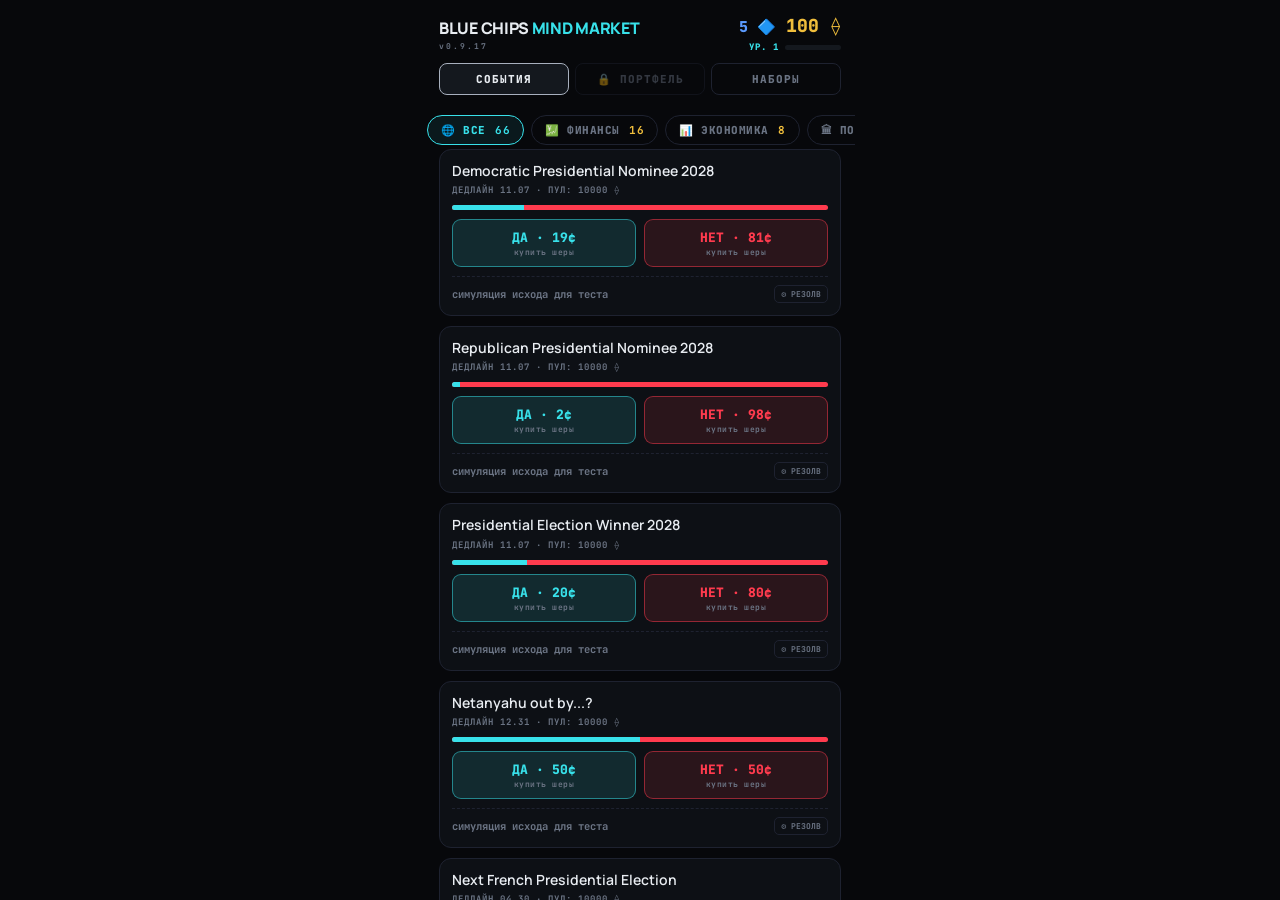
<file: index.html>
<!DOCTYPE html>
<html lang="ru">
<head>
<meta charset="UTF-8">
<meta name="viewport" content="width=device-width, initial-scale=1, maximum-scale=1, user-scalable=no, viewport-fit=cover">
<title>Blue Chips: Mind Market · v0.8</title>
<link rel="preconnect" href="https://fonts.googleapis.com">
<link href="https://fonts.googleapis.com/css2?family=JetBrains+Mono:wght@400;700;800&family=Manrope:wght@400;600;800&display=swap" rel="stylesheet">
<link rel="stylesheet" href="css/style.css">
</head>
<body>
<div id="root">

  <!-- ═══ MARKET ═══ -->
  <div class="scr" id="scrMarket">
    <div id="mktTop">
      <div id="mktLogo">BLUE CHIPS <span>MIND MARKET</span><div style="font:700 8px var(--mono);color:var(--muted);letter-spacing:2px;margin-top:2px">v0.9.17</div></div>
      <div style="text-align:right">
        <div style="display:flex;gap:10px;justify-content:flex-end;align-items:baseline">
          <span id="chipsNum" style="font:800 15px var(--mono);color:#5B9BFF">5 🔷</span>
          <span id="balNum" style="font:800 18px var(--mono);color:var(--gold)">100 ⟠</span>
        </div>
        <div style="display:flex;gap:6px;align-items:center;justify-content:flex-end;margin-top:4px">
          <span id="plvlNum" style="font:800 9px var(--mono);color:var(--me);letter-spacing:1px">УР. 1</span>
          <div style="width:56px;height:5px;background:var(--panel);border-radius:3px;overflow:hidden"><div id="plvlFill" style="height:100%;width:0%;background:var(--me)"></div></div>
        </div>
      </div>
    </div>
    <div id="tabs">
      <div class="tab on" data-t="mkt">СОБЫТИЯ</div>
      <div class="tab" data-t="deck">💼 ПОРТФЕЛЬ</div>
      <div class="tab" data-t="shop">НАБОРЫ</div>
    </div>
    <div id="catBar"></div>
    <div id="mktList"></div>
    <div id="mktList2" class="hidden"></div>
  </div>

  <!-- конструктор колоды -->
  <div id="deckWrap" class="hidden">
    <div id="deckHead"><div><div id="deckTitle">БОЕВОЙ ПОРТФЕЛЬ</div><div id="deckOpp"></div></div>
      <div style="text-align:right"><div id="deckTimer"></div><div id="deckQ" style="font:800 11px var(--mono);color:var(--gold);margin-top:3px"></div></div></div>
    <div id="deckIntro">Портфель — твои <b>8 боевых карт</b>. Перетащи карту из коллекции в слот. Тап по карте — характеристики и прокачка до <b>10 ур.</b> за кванты ⟠. Перед боем есть 10 секунд пересобрать портфель под соперника.</div>
    <div id="deckOB" class="hidden"></div>
    <div id="deckFrame">
      <div id="deckLbl">⚔ БОЕВОЙ НАБОР · 8 КАРТ</div>
      <div id="deckRow"></div>
    </div>
    <div id="collFrame">
      <div id="collLbl">КОЛЛЕКЦИЯ · ТЯНИ КАРТУ В НАБОР · ТАП — ХАРАКТЕРИСТИКИ</div>
      <div id="collGrid"></div>
    </div>
    <div id="deckReady">ГОТОВ · В БОЙ</div>
  </div>

  <!-- страница карты -->
  <div id="cardWrap" class="hidden">
    <div id="cardBox">
      <div id="cbBand"></div>
      <div id="cbWallet" style="font:800 10px var(--mono);color:var(--dim);letter-spacing:.5px;margin-top:9px"></div>
      <div id="cbIco"></div><div id="cbName"></div><div id="cbLvl"></div>
      <div id="cbDesc"></div>
      <div id="cbStats"></div>
      <div id="cbLock" class="hidden"></div>
      <div id="cbUp"></div>
      <div id="cbUpNote"></div>
      <div id="cbClose">Закрыть</div>
    </div>
  </div>

  <div id="sheetWrap" class="hidden">
    <div id="sheet">
      <div id="shQ"></div><div id="shSide"></div><div id="shPrice"></div>
      <div id="amtRow">
        <input type="range" id="amtSlider" min="5" max="100" step="5" value="25">
        <input type="number" id="amtInput" min="5" step="5" value="25" inputmode="numeric">
      </div>
      <div id="shCalc"><span>Шеры: <b id="shShares">0</b></span><span>Выплата при исходе: <b id="shPayout">0 ⟠</b></span></div>
      <div id="shConfirm">ИНВЕСТИРОВАТЬ</div><div id="shCancel">Отмена</div>
    </div>
  </div>

  <div id="duelWrap" class="hidden">
    <div id="duel">
      <div id="duelIco">⚔</div>
      <div id="duelTitle">Отстоять своё мнение?</div>
      <div id="duelSub">Найден оппонент с противоположной позицией.<br>Победа <b style="color:var(--gold)">+40 ⟠</b>. Кванты достаются только победителю.</div>
      <div id="duelFoe">ОППОНЕНТ: <span class="fn" id="duelFoeName"></span><br><span style="color:var(--muted)">его мнение: <span id="duelFoeSide"></span></span></div>
      <div id="duelGo">В БОЙ · ЗАРАБОТАТЬ КВАНТЫ</div>
      <div id="duelLater">Позже</div>
    </div>
  </div>

  <!-- champion select -->
  <div id="champWrap" class="hidden">
    <div id="champBox">
      <div id="champTitle">ВЫБЕРИ МАРКЕТМЕЙКЕРА</div>
      <div id="champFoeInfo"></div>
      <div id="champRow"></div>
    </div>
  </div>

  <!-- ═══ BATTLE ═══ -->
  <div class="scr hidden" id="scrBattle">
    <div id="bTop">
      <div id="barRow">
        <div class="fighter" style="color:var(--foe)"><span class="fc" id="foeChampIco"></span><span id="foeLbl">ОППОНЕНТ</span></div>
        <div><div id="timer">1:30</div><div id="phaseLbl">ОТКРЫТИЕ ТОРГОВ · ×1</div></div>
        <div class="fighter" style="color:var(--me);text-align:right"><span id="meLbl">ТЫ</span><span class="fc" id="meChampIco" style="margin:0 0 0 3px"></span></div>
      </div>
      <div id="bQuestion"></div>
    </div>
    <div id="cwrap">
      <canvas id="cv"></canvas>
      <div id="stunOverlay"></div><div id="alert"></div><div id="hintTip"></div>
    </div>
    <div id="hud">
      <div id="tutShade" class="hidden"></div>
      <div id="apRow">
        <div id="apNum">0<span> AP</span></div>
        <div id="apBar"><div id="apFill"></div></div>
        <div id="heatWrap"><div id="heatLbl">ИНЕРЦИЯ</div><div id="heatBar"><div id="heatFill"></div></div></div>
        <div id="scanBtn">👁 СКАН<div class="cd"></div></div>
      </div>
      <div id="handRow">
        <div class="bigcard" id="champBtn"><div class="cost" id="champCost"></div><div class="crown">👑</div><div class="ico" id="champIco"></div><div class="nm" id="champNm"></div><div class="mm">МАРКЕТМЕЙКЕР</div><div class="cd"></div></div>
        <div class="bigcard" data-slot="0"></div>
        <div class="bigcard" data-slot="1"></div>
        <div class="bigcard" data-slot="2"></div>
        <div class="bigcard" data-slot="3"></div>
        <div id="nextCard"><div class="ni" id="nextIco"></div><div class="nl">ДАЛЕЕ</div></div>
      </div>
    </div>

    <div class="overlay hidden" id="countdown"><div id="countNum">3</div></div>
    <div id="tutText" class="hidden"></div>
    <div class="overlay hidden" id="matchRes">
      <div id="matchTitle"></div>
      <div id="matchOko"></div>
      <div id="matchSub" style="font:700 11px var(--mono);color:var(--muted);margin-top:6px;letter-spacing:1px"></div>
      <div id="matchReward"></div>
      <div id="matchXP" style="font:800 12px var(--mono);color:var(--me);margin-top:8px;letter-spacing:1px"></div>
      <div id="unlockRow" class="hidden"></div>
      <div class="cta" id="backBtn">К РЫНКУ →</div>
    </div>
  </div>

</div>

<script src="js/00-state-market.js"></script>
<script src="js/01-portfolio.js"></script>
<script src="js/02-cards-meta.js"></script>
<script src="js/03-tutorial.js"></script>
<script src="js/04-engine.js"></script>
<script src="js/05-render.js"></script>
<script src="js/06-flow-input.js"></script>
</body>
</html>
</file>
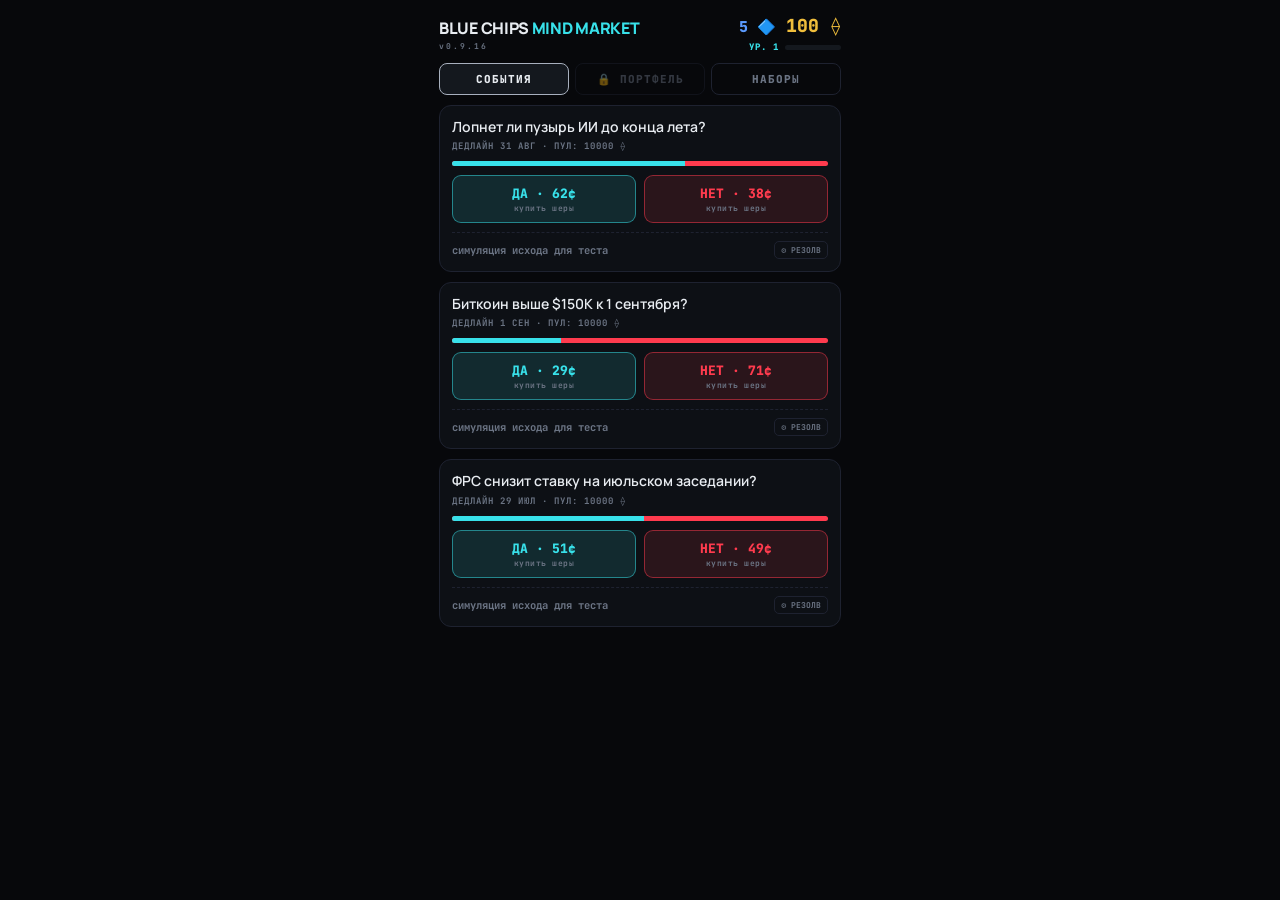
<file: docs/prototype-v0.9.16-monolith.html>
<!DOCTYPE html>
<html lang="ru">
<head>
<meta charset="UTF-8">
<meta name="viewport" content="width=device-width, initial-scale=1, maximum-scale=1, user-scalable=no, viewport-fit=cover">
<title>Blue Chips: Mind Market · v0.8</title>
<link rel="preconnect" href="https://fonts.googleapis.com">
<link href="https://fonts.googleapis.com/css2?family=JetBrains+Mono:wght@400;700;800&family=Manrope:wght@400;600;800&display=swap" rel="stylesheet">
<style>
  :root{
    --bg:#07080B; --panel:#14181E; --panel2:#0D1015; --line:#1E2230;
    --text:#E8ECF1; --muted:#6B7484; --dim:#A8B0BE;
    --me:#38E1EA; --foe:#FF3B4E; --gold:#F0BE3C; --pink:#F050C8;
    --mono:'JetBrains Mono',monospace; --ui:'Manrope',sans-serif;
  }
  *{margin:0;padding:0;box-sizing:border-box;-webkit-tap-highlight-color:transparent}
  html,body{height:100%;overflow:hidden;background:var(--bg)}
  body{font-family:var(--ui);color:var(--text);touch-action:manipulation;user-select:none;-webkit-user-select:none}
  #root{max-width:430px;margin:0 auto;height:100dvh;position:relative;overflow:hidden}
  .scr{position:absolute;inset:0;display:flex;flex-direction:column}
  .hidden{display:none!important}

  /* ═══ MARKET ═══ */
  #mktTop{padding:14px 14px 10px;display:flex;justify-content:space-between;align-items:center}
  #mktLogo{font:800 16px var(--ui);letter-spacing:-.3px}
  #mktLogo span{color:var(--me)}
  #balNum{font:800 20px var(--mono);color:var(--gold)}
  #balLbl{font:700 8px var(--mono);letter-spacing:1.5px;color:var(--muted);text-align:right}
  #tabs{display:flex;gap:6px;padding:0 14px 10px}
  .tab{flex:1;text-align:center;font:800 11px var(--mono);letter-spacing:1px;padding:8px 0;border:1px solid var(--line);border-radius:8px;color:var(--muted);cursor:pointer}
  .tab.on{color:var(--text);border-color:var(--dim);background:var(--panel)}
  #mktList,#mktList2{flex:1;overflow-y:auto;padding:0 14px 20px;display:flex;flex-direction:column;gap:10px}
  .ev{background:var(--panel2);border:1px solid var(--line);border-radius:12px;padding:12px}
  .evQ{font:600 14px var(--ui);line-height:1.3}
  .evMeta{font:700 9px var(--mono);color:var(--muted);letter-spacing:1px;margin-top:4px}
  .evBar{height:5px;border-radius:3px;background:var(--foe);margin-top:9px;overflow:hidden}
  .evBarY{height:100%;background:var(--me)}
  .evBtns{display:flex;gap:8px;margin-top:9px}
  .evBtn{flex:1;text-align:center;border-radius:9px;padding:9px 0;font:800 13px var(--mono);cursor:pointer;transition:transform .08s}
  .evBtn:active{transform:scale(.95)}
  .evBtn.y{background:rgba(56,225,234,.12);border:1px solid rgba(56,225,234,.5);color:var(--me)}
  .evBtn.n{background:rgba(255,59,78,.12);border:1px solid rgba(255,59,78,.5);color:var(--foe)}
  .evBtn small{display:block;font:700 8px var(--mono);color:var(--muted);letter-spacing:.5px;margin-top:1px}
  .pos{margin-top:9px;border-top:1px dashed var(--line);padding-top:8px;font:700 10.5px var(--mono);color:var(--dim);display:flex;justify-content:space-between;align-items:center}
  .pos .pv{color:var(--gold)}
  .resolved{font:800 12px var(--mono);margin-top:9px;padding:7px;border-radius:8px;text-align:center}
  .devBtn{font:700 8px var(--mono);color:var(--muted);border:1px solid var(--line);border-radius:5px;padding:3px 6px;cursor:pointer}
  .pack{background:var(--panel2);border:1px solid var(--line);border-radius:12px;padding:12px;display:flex;gap:12px;align-items:center}
  .pack .pic{font-size:26px}
  .pack .nm{font:800 13px var(--ui)}
  .pack .ds{font:600 10.5px var(--ui);color:var(--muted);margin-top:2px;line-height:1.3}
  .pack .buy{margin-left:auto;flex:0 0 auto;text-align:center;border:1px solid var(--gold);color:var(--gold);border-radius:8px;padding:7px 10px;font:800 11px var(--mono);opacity:.55}
  .pack .buy small{display:block;font-size:7.5px;letter-spacing:1px;color:var(--muted)}

  /* ═══ SHEET / POPUPS ═══ */
  #sheetWrap{position:absolute;inset:0;background:rgba(7,8,11,.7);z-index:30;display:flex;align-items:flex-end;backdrop-filter:blur(3px)}
  #sheet{width:100%;background:var(--panel);border-radius:16px 16px 0 0;padding:16px 16px calc(18px + env(safe-area-inset-bottom));border-top:1px solid var(--line)}
  #shQ{font:600 13px var(--ui);color:var(--dim)}
  #shSide{font:800 18px var(--mono);margin-top:4px}
  #shPrice{font:700 10px var(--mono);color:var(--muted);margin-top:2px}
  #amtRow{display:flex;gap:10px;align-items:center;margin-top:14px}
  #amtSlider{flex:1;-webkit-appearance:none;appearance:none;height:6px;border-radius:3px;background:var(--panel2);outline:none;touch-action:none}
  #amtSlider::-webkit-slider-thumb{-webkit-appearance:none;width:26px;height:26px;border-radius:50%;background:var(--gold);box-shadow:0 0 10px rgba(240,190,60,.5);cursor:pointer}
  #amtInput{width:84px;background:var(--panel2);border:1px solid var(--gold);border-radius:9px;color:var(--gold);font:800 16px var(--mono);text-align:center;padding:9px 4px;outline:none}
  #shCalc{display:flex;justify-content:space-between;margin-top:12px;font:700 11px var(--mono);color:var(--dim)}
  #shCalc b{color:var(--me);font-size:14px}
  #shConfirm{margin-top:14px;background:var(--me);color:#06171A;text-align:center;font:800 14px var(--mono);letter-spacing:1px;padding:14px;border-radius:10px;cursor:pointer}
  #shCancel{text-align:center;font:700 11px var(--mono);color:var(--muted);padding:10px;cursor:pointer}
  #duelWrap,#champWrap{position:absolute;inset:0;background:rgba(7,8,11,.88);z-index:31;display:flex;align-items:center;justify-content:center;backdrop-filter:blur(5px)}
  #duel{width:88%;max-width:340px;background:var(--panel);border:1px solid var(--gold);border-radius:16px;padding:20px;text-align:center;box-shadow:0 0 40px rgba(240,190,60,.15)}
  #duelIco{font-size:34px}
  #duelTitle{font:800 17px var(--ui);margin-top:8px}
  #duelSub{font:600 12px var(--ui);color:var(--dim);margin-top:6px;line-height:1.4}
  #duelFoe{margin-top:12px;border:1px dashed var(--line);border-radius:10px;padding:9px;font:700 11px var(--mono)}
  #duelFoe .fn{color:var(--foe);font-size:13px}
  #duelGo{margin-top:14px;background:var(--gold);color:#1A1206;font:800 13px var(--mono);letter-spacing:1px;padding:13px;border-radius:10px;cursor:pointer}
  #duelLater{font:700 11px var(--mono);color:var(--muted);padding:10px;cursor:pointer;margin-top:4px}
  /* champion select */
  #champBox{width:92%;max-width:360px;background:var(--panel);border:1px solid var(--line);border-radius:16px;padding:18px;text-align:center}
  #champTitle{font:800 16px var(--ui)}
  #champFoeInfo{font:700 10.5px var(--mono);color:var(--dim);margin-top:6px}
  #champFoeInfo b{color:var(--foe)}
  #champRow{display:flex;gap:8px;margin-top:14px}
  .champCard{flex:1;border:1px solid var(--line);background:var(--panel2);border-radius:12px;padding:12px 6px;cursor:pointer;transition:.15s}
  .champCard:active{transform:scale(.95)}
  .champCard .ci{font-size:34px}
  .champCard .cn{font:800 10px var(--mono);letter-spacing:.5px;margin-top:6px;color:var(--gold)}
  .champCard .cdsc{font:600 9px var(--ui);color:var(--muted);margin-top:5px;line-height:1.35}

  /* ═══ BATTLE ═══ */
  #bTop{padding:8px 12px 4px;flex:0 0 auto}
  #barRow{display:flex;align-items:center;justify-content:space-between;gap:8px}
  #timer{font:800 22px var(--mono);letter-spacing:1px;line-height:1;text-align:center}
  #timer.ot{color:var(--foe);animation:otPulse .6s infinite}
  @keyframes otPulse{50%{opacity:.5}}
  #phaseLbl{font:800 9px var(--mono);letter-spacing:1.5px;color:var(--gold);margin-top:1px;text-align:center}
  .fighter{font:800 10px var(--mono);letter-spacing:.5px}
  .fighter .fc{font-size:16px;vertical-align:middle;margin-right:3px}
  #bQuestion{font:600 10.5px var(--ui);color:var(--muted);text-align:center;margin-top:4px;line-height:1.2}
  #cwrap{flex:1 1 auto;position:relative;min-height:0}
  canvas{position:absolute;inset:0;width:100%;height:100%;display:block;touch-action:none}
  #alert{position:absolute;left:50%;top:34%;transform:translate(-50%,-50%) scale(.9);font:800 15px var(--mono);letter-spacing:1px;color:var(--foe);opacity:0;transition:.22s;z-index:6;text-align:center;pointer-events:none;text-shadow:0 0 18px rgba(255,59,78,.6);max-width:90%}
  #alert.show{opacity:1;transform:translate(-50%,-50%) scale(1)}
  #alert.glitch{animation:glitch .35s steps(2) infinite}
  @keyframes glitch{25%{transform:translate(-52%,-51%) skewX(6deg)}50%{transform:translate(-48%,-50%) skewX(-6deg)}75%{transform:translate(-50%,-49%) skewX(3deg)}}
  #hintTip{position:absolute;left:12px;right:12px;bottom:8px;background:rgba(240,190,60,.1);border:1px solid rgba(240,190,60,.45);border-radius:8px;padding:6px 10px;font:600 11.5px var(--ui);color:var(--gold);opacity:0;transition:.3s;z-index:5;text-align:center;pointer-events:none}
  #hintTip.show{opacity:1}
  #stunOverlay{position:absolute;inset:0;background:rgba(255,59,78,.08);z-index:4;display:none;pointer-events:none}
  #stunOverlay.show{display:block;animation:stunFlicker .2s infinite}
  @keyframes stunFlicker{50%{background:rgba(255,59,78,.16)}}

  /* ═══ CR-style HUD ═══ */
  #hud{flex:0 0 auto;padding:5px 8px calc(8px + env(safe-area-inset-bottom));background:linear-gradient(180deg,transparent,rgba(7,8,11,.95) 20%)}
  #apRow{display:flex;align-items:center;gap:8px;margin-bottom:6px}
  #apNum{font:800 19px var(--mono);color:var(--gold);min-width:52px}
  #apNum span{font-size:9px;color:var(--muted)}
  #apBar{flex:1;height:8px;background:var(--panel);border-radius:4px;overflow:hidden}
  #apFill{height:100%;width:0%;background:linear-gradient(90deg,#D99A22,var(--gold));border-radius:4px}
  #heatWrap{display:flex;align-items:center;gap:5px}
  #heatLbl{font:800 8px var(--mono);letter-spacing:1px;color:var(--muted)}
  #heatBar{width:46px;height:8px;background:var(--panel);border-radius:4px;overflow:hidden;position:relative}
  #heatFill{height:100%;width:0%;background:var(--foe);border-radius:4px;transition:width .15s}
  #heatBar::after{content:'';position:absolute;right:22%;top:-2px;bottom:-2px;width:1.5px;background:rgba(255,59,78,.7)}
  #scanBtn{border:1px solid rgba(240,80,200,.5);border-radius:8px;padding:4px 8px;font:800 10px var(--mono);color:var(--pink);cursor:pointer;position:relative;overflow:hidden}
  #scanBtn .cd{position:absolute;left:0;right:0;bottom:0;background:rgba(7,8,11,.75);height:0%}

  #handRow{display:grid;grid-template-columns:1.05fr 1fr 1fr 1fr 1fr .5fr;gap:5px;align-items:stretch}
  #handRow.nochamp{grid-template-columns:1fr 1fr 1fr 1fr .5fr}
  #handRow.nochamp #champBtn{display:none}
  /* ── туториал ── */
  #hud{position:relative}
  #tutShade{position:absolute;inset:0;background:rgba(4,5,8,.72);z-index:8;pointer-events:none;border-radius:8px}
  #tutText{position:absolute;left:14px;right:14px;top:16%;z-index:9;background:var(--panel);border:1.5px solid var(--gold);border-radius:12px;padding:12px 14px;font:700 14px var(--ui);line-height:1.4;text-align:center;box-shadow:0 0 30px rgba(240,190,60,.25);pointer-events:none}
  #tutText b{color:var(--gold)}
  .tutHi{z-index:9;animation:tutPulse .9s infinite;border-color:#fff!important}
  #scanBtn.tutHi{position:relative}
  @keyframes tutPulse{0%,100%{box-shadow:0 0 0 0 rgba(240,190,60,.7);transform:translateY(0)}50%{box-shadow:0 0 0 8px rgba(240,190,60,0);transform:translateY(-5px)}}
  .bigcard{touch-action:none;-webkit-user-drag:none;position:relative;border:2px solid var(--line);background:var(--panel2);border-radius:12px;padding:6px 2px 20px;text-align:center;cursor:pointer;transition:transform .08s;overflow:hidden;min-height:96px;display:flex;flex-direction:column;justify-content:center}
  .bigcard:active{transform:scale(.93)}
  .bigcard .ico{font-size:30px;line-height:1.05}
  .bigcard .fn{font:800 8px var(--mono);letter-spacing:.2px;margin-top:3px;line-height:1.1;color:var(--text)}
  .bigcard .cost{position:absolute;top:4px;left:4px;background:var(--gold);color:#1A1206;font:800 10px var(--mono);border-radius:50%;width:22px;height:22px;display:flex;align-items:center;justify-content:center;box-shadow:0 0 8px rgba(240,190,60,.4);z-index:2}
  /* лента типа на всю ширину: считывается мгновенно */
  .bigcard .band{position:absolute;left:0;right:0;bottom:0;font:800 10.5px var(--mono);letter-spacing:1.5px;padding:5px 0;color:#07080B}
  .bigcard.tUnit{border-color:var(--me);background:linear-gradient(180deg,rgba(56,225,234,.16),var(--panel2) 70%)}
  .bigcard.tUnit .band{background:var(--me)}
  .bigcard.tTower{border-color:var(--gold);background:linear-gradient(180deg,rgba(240,190,60,.16),var(--panel2) 70%)}
  .bigcard.tTower .band{background:var(--gold)}
  .bigcard.tSpell{border-color:var(--pink);background:linear-gradient(180deg,rgba(240,80,200,.16),var(--panel2) 70%)}
  .bigcard.tSpell .band{background:var(--pink)}
  .bigcard.selected{border-color:#fff;box-shadow:0 0 14px rgba(232,236,241,.4);transform:translateY(-6px)}
  .bigcard.poor .cost{background:var(--muted);box-shadow:none}
  .bigcard.poor{opacity:.55}
  .bigcard.locked{pointer-events:none;opacity:.35}
  /* чемпион: отдельная сущность, не смешивается с рядовыми */
  #champBtn{border:2px solid var(--gold);border-radius:14px;background:radial-gradient(120% 90% at 50% 0%,#2E2410,var(--panel2));animation:champGlow 2.2s infinite;margin-right:2px}
  @keyframes champGlow{0%,100%{box-shadow:0 0 6px rgba(240,190,60,.25)}50%{box-shadow:0 0 18px rgba(240,190,60,.55)}}
  #champBtn .ico{font-size:32px}
  #champBtn .crown{position:absolute;top:3px;right:4px;font-size:13px;filter:drop-shadow(0 0 4px rgba(240,190,60,.8));z-index:2}
  #champBtn .mm{position:absolute;bottom:2px;left:0;right:0;font:800 6px var(--mono);letter-spacing:1.2px;color:var(--gold);opacity:.85}
  #champBtn .cd{position:absolute;left:0;right:0;bottom:0;background:rgba(7,8,11,.8);height:0%;pointer-events:none}
  #champBtn .nm{color:var(--gold)}
  /* next preview */
  #nextCard{border:1px dashed var(--line);border-radius:10px;display:flex;flex-direction:column;align-items:center;justify-content:center;opacity:.65}
  #nextCard .ni{font-size:18px}
  #nextCard .nl{font:700 6.5px var(--mono);color:var(--muted);letter-spacing:.5px;margin-top:3px}

  .bigcard .lv{position:absolute;top:4px;right:4px;font:800 7.5px var(--mono);color:var(--dim);border:1px solid var(--line);border-radius:5px;padding:1.5px 4px;background:rgba(7,8,11,.6);z-index:2}
  /* витрина анлока */
  #unlockRow{margin-top:16px;border:1.5px solid var(--gold);border-radius:12px;padding:12px 16px;background:rgba(240,190,60,.07);max-width:320px;animation:champGlow 2.2s infinite}
  #unlockRow .ut{font:800 10px var(--mono);letter-spacing:2px;color:var(--gold)}
  #unlockRow .un{font:800 16px var(--ui);margin-top:4px}
  #unlockRow .ud{font:600 11px var(--ui);color:var(--dim);margin-top:3px;line-height:1.35}
  /* конструктор колоды */
  #deckWrap{position:absolute;inset:0;background:rgba(7,8,11,.96);z-index:32;display:flex;flex-direction:column;padding:14px;overflow-y:auto}
  #deckHead{display:flex;justify-content:space-between;align-items:center}
  #deckTitle{font:800 16px var(--ui)}
  #deckTimer{font:800 18px var(--mono);color:var(--gold)}
  #deckOpp{font:700 10px var(--mono);color:var(--muted);margin-top:3px;letter-spacing:.5px}
  #deckIntro{font:600 11px var(--ui);color:var(--dim);margin-top:8px;border:1px dashed var(--line);border-radius:9px;padding:8px 10px;line-height:1.4}
  #deckRow{display:grid;grid-template-columns:repeat(4,1fr);gap:6px;margin-top:10px}
  #collGrid{display:grid;grid-template-columns:repeat(4,1fr);gap:6px;margin-top:10px;padding-bottom:8px}
  .mini{position:relative;border:1.5px solid var(--line);border-radius:10px;background:var(--panel2);padding:4px 2px 34px;text-align:center;cursor:pointer;min-height:86px;overflow:hidden;touch-action:none}
  .mini .ico{font-size:22px;line-height:1.05}
  .mini .cost{position:absolute;top:3px;left:3px;background:var(--gold);color:#1A1206;font:800 8.5px var(--mono);border-radius:50%;width:17px;height:17px;display:flex;align-items:center;justify-content:center}
  .mini .lv{position:absolute;top:3px;right:3px;font:800 7px var(--mono);color:var(--dim);border:1px solid var(--line);border-radius:4px;padding:1px 3px;background:rgba(7,8,11,.6)}
  .mini .band{position:absolute;left:0;right:0;bottom:0;font:800 8.5px var(--mono);letter-spacing:1px;padding:3.5px 0;color:#07080B}
  .mini.tUnit{border-color:rgba(56,225,234,.55)} .mini.tUnit .band{background:var(--me)}
  .mini.tTower{border-color:rgba(240,190,60,.55)} .mini.tTower .band{background:var(--gold)}
  .mini.tSpell{border-color:rgba(240,80,200,.55)} .mini.tSpell .band{background:var(--pink)}
  .mini.sel{border-color:#fff;box-shadow:0 0 10px rgba(232,236,241,.4)}
  .mini.inDeck::after{content:'В ПОРТФЕЛЕ';position:absolute;bottom:26px;left:0;right:0;font:800 6.5px var(--mono);color:var(--me);letter-spacing:.5px;text-shadow:0 1px 3px rgba(7,8,11,.9)}
  .mini.lock{opacity:.45;filter:grayscale(1)}
  .mini.lock .how{position:absolute;top:24px;left:2px;right:2px;font:600 6.5px var(--ui);color:var(--dim);line-height:1.2}
  .mini .up{position:absolute;bottom:14px;left:0;right:0;font:800 7.5px var(--mono);color:var(--gold)}
  #deckFrame{border:1.5px solid rgba(56,225,234,.4);border-radius:14px;padding:9px;margin-top:12px;background:rgba(56,225,234,.03)}
  #collFrame{border:1.5px solid var(--line);border-radius:14px;padding:9px;margin-top:12px;background:rgba(107,116,132,.03)}
  #deckLbl{font:800 9px var(--mono);letter-spacing:1.5px;color:var(--me);margin:0 0 8px 2px}
  #collLbl{font:800 9px var(--mono);letter-spacing:1.5px;color:var(--muted);margin:0 0 8px 2px}
  #deckRow,#collGrid{margin-top:0!important}
  .mini.empty{border-style:dashed;display:flex;align-items:center;justify-content:center;font:800 26px var(--mono);color:var(--muted);padding:0}
  #dragGhost{position:fixed;z-index:40;width:84px;opacity:.75;pointer-events:none;transform:translate(-50%,-60%) scale(1.05);filter:drop-shadow(0 6px 14px rgba(0,0,0,.6))}
  .tab.lockT{opacity:.45}
  #deckOB{border:1.5px solid var(--gold);border-radius:10px;padding:9px 12px;font:700 12.5px var(--ui);margin-top:10px;background:rgba(240,190,60,.08);text-align:center;line-height:1.4;box-shadow:0 0 20px rgba(240,190,60,.15)}
  #deckOB b{color:var(--gold)}
  .obHi{animation:tutPulse .9s infinite;border-color:#fff!important}
  #deckReady.off{opacity:.35;pointer-events:none}
  #obHand{position:fixed;z-index:41;pointer-events:none;width:46px;height:52px;filter:drop-shadow(0 4px 8px rgba(0,0,0,.65))}
  .mini.dropHi{border-color:#fff;box-shadow:0 0 12px rgba(232,236,241,.5)}
  .mini .upA{position:absolute;top:21px;right:3px;width:15px;height:15px;background:var(--me);color:#06171A;border-radius:4px;font:800 11px var(--mono);display:flex;align-items:center;justify-content:center;box-shadow:0 0 7px rgba(56,225,234,.65)}
  /* страница карты */
  #cardWrap{position:absolute;inset:0;background:rgba(7,8,11,.9);z-index:33;display:flex;align-items:center;justify-content:center;backdrop-filter:blur(5px)}
  #cardBox{width:88%;max-width:330px;background:var(--panel);border:1.5px solid var(--line);border-radius:16px;padding:0 0 16px;overflow:hidden;text-align:center}
  #cbBand{font:800 11px var(--mono);letter-spacing:2px;padding:7px 0;color:#07080B}
  #cbIco{font-size:52px;margin-top:14px;line-height:1}
  #cbName{font:800 19px var(--ui);margin-top:6px}
  #cbLvl{font:800 11px var(--mono);color:var(--gold);margin-top:3px;letter-spacing:1px}
  #cbDesc{font:600 12px var(--ui);color:var(--dim);line-height:1.45;margin:10px 16px 0}
  #cbStats{margin:12px 16px 0;border:1px solid var(--line);border-radius:10px;overflow:hidden}
  .cbRow{display:flex;justify-content:space-between;padding:7px 12px;font:700 11px var(--mono);border-bottom:1px solid var(--line)}
  .cbRow:last-child{border-bottom:none}
  .cbRow .l{color:var(--muted)} .cbRow .v{color:var(--text)}
  #cbUp{margin:14px 16px 0;background:var(--me);color:#06171A;font:800 13px var(--mono);letter-spacing:.5px;padding:13px;border-radius:10px;cursor:pointer}
  #cbUp.off{background:var(--panel2);color:var(--muted);border:1px solid var(--line);pointer-events:none}
  #cbUpNote{font:700 9.5px var(--mono);color:var(--muted);margin-top:7px;letter-spacing:.5px}
  #cbClose{font:700 11px var(--mono);color:var(--muted);padding:10px;cursor:pointer;margin-top:2px}
  @keyframes lvPop{0%{transform:scale(1)}40%{transform:scale(1.45);color:#fff;text-shadow:0 0 16px var(--gold)}100%{transform:scale(1)}}
  #cbLvl.pop{animation:lvPop .55s}
  .qfly{position:absolute;font:800 14px var(--mono);color:var(--foe);animation:qflyA .8s forwards;pointer-events:none;z-index:5}
  @keyframes qflyA{0%{opacity:1;margin-top:0}100%{opacity:0;margin-top:-30px}}
  @keyframes stFlash{35%{border-color:var(--gold);box-shadow:0 0 14px rgba(240,190,60,.4)}}
  #cbStats.flash{animation:stFlash .55s}
  #cbLock{margin:12px 16px 0;border:1px dashed var(--line);border-radius:10px;padding:10px;font:700 11px var(--mono);color:var(--dim)}
  /* витрина анлока: разделитель и список типов */
  .usep{height:1px;background:rgba(240,190,60,.35);margin:10px 0}
  .ulist{font:700 13px var(--ui);margin-top:6px;display:flex;flex-direction:column;gap:4px;width:max-content;margin-left:auto;margin-right:auto;text-align:left}
  #deckReady{margin-top:12px;background:var(--me);color:#06171A;text-align:center;font:800 14px var(--mono);letter-spacing:1px;padding:13px;border-radius:10px;cursor:pointer;flex:0 0 auto}
  .overlay{position:absolute;inset:0;background:rgba(7,8,11,.94);display:flex;flex-direction:column;justify-content:center;align-items:center;z-index:20;padding:24px;text-align:center;backdrop-filter:blur(6px)}
  #countNum{font:800 90px var(--mono);color:var(--gold);text-shadow:0 0 40px rgba(240,190,60,.4)}
  #matchTitle{font:800 28px var(--ui)}
  #matchOko{font:800 13px var(--mono);margin-top:8px;color:var(--muted);letter-spacing:1px}
  #matchReward{font:800 22px var(--mono);color:var(--gold);margin-top:14px}
  .cta{margin-top:20px;background:var(--me);color:#06171A;font:800 15px var(--mono);letter-spacing:1px;padding:14px 40px;border-radius:10px;cursor:pointer}
  .cta:active{transform:scale(.95)}
</style>
</head>
<body>
<div id="root">

  <!-- ═══ MARKET ═══ -->
  <div class="scr" id="scrMarket">
    <div id="mktTop">
      <div id="mktLogo">BLUE CHIPS <span>MIND MARKET</span><div style="font:700 8px var(--mono);color:var(--muted);letter-spacing:2px;margin-top:2px">v0.9.16</div></div>
      <div style="text-align:right">
        <div style="display:flex;gap:10px;justify-content:flex-end;align-items:baseline">
          <span id="chipsNum" style="font:800 15px var(--mono);color:#5B9BFF">5 🔷</span>
          <span id="balNum" style="font:800 18px var(--mono);color:var(--gold)">100 ⟠</span>
        </div>
        <div style="display:flex;gap:6px;align-items:center;justify-content:flex-end;margin-top:4px">
          <span id="plvlNum" style="font:800 9px var(--mono);color:var(--me);letter-spacing:1px">УР. 1</span>
          <div style="width:56px;height:5px;background:var(--panel);border-radius:3px;overflow:hidden"><div id="plvlFill" style="height:100%;width:0%;background:var(--me)"></div></div>
        </div>
      </div>
    </div>
    <div id="tabs">
      <div class="tab on" data-t="mkt">СОБЫТИЯ</div>
      <div class="tab" data-t="deck">💼 ПОРТФЕЛЬ</div>
      <div class="tab" data-t="shop">НАБОРЫ</div>
    </div>
    <div id="mktList"></div>
    <div id="mktList2" class="hidden"></div>
  </div>

  <!-- конструктор колоды -->
  <div id="deckWrap" class="hidden">
    <div id="deckHead"><div><div id="deckTitle">БОЕВОЙ ПОРТФЕЛЬ</div><div id="deckOpp"></div></div>
      <div style="text-align:right"><div id="deckTimer"></div><div id="deckQ" style="font:800 11px var(--mono);color:var(--gold);margin-top:3px"></div></div></div>
    <div id="deckIntro">Портфель — твои <b>8 боевых карт</b>. Перетащи карту из коллекции в слот. Тап по карте — характеристики и прокачка до <b>10 ур.</b> за кванты ⟠. Перед боем есть 10 секунд пересобрать портфель под соперника.</div>
    <div id="deckOB" class="hidden"></div>
    <div id="deckFrame">
      <div id="deckLbl">⚔ БОЕВОЙ НАБОР · 8 КАРТ</div>
      <div id="deckRow"></div>
    </div>
    <div id="collFrame">
      <div id="collLbl">КОЛЛЕКЦИЯ · ТЯНИ КАРТУ В НАБОР · ТАП — ХАРАКТЕРИСТИКИ</div>
      <div id="collGrid"></div>
    </div>
    <div id="deckReady">ГОТОВ · В БОЙ</div>
  </div>

  <!-- страница карты -->
  <div id="cardWrap" class="hidden">
    <div id="cardBox">
      <div id="cbBand"></div>
      <div id="cbWallet" style="font:800 10px var(--mono);color:var(--dim);letter-spacing:.5px;margin-top:9px"></div>
      <div id="cbIco"></div><div id="cbName"></div><div id="cbLvl"></div>
      <div id="cbDesc"></div>
      <div id="cbStats"></div>
      <div id="cbLock" class="hidden"></div>
      <div id="cbUp"></div>
      <div id="cbUpNote"></div>
      <div id="cbClose">Закрыть</div>
    </div>
  </div>

  <div id="sheetWrap" class="hidden">
    <div id="sheet">
      <div id="shQ"></div><div id="shSide"></div><div id="shPrice"></div>
      <div id="amtRow">
        <input type="range" id="amtSlider" min="5" max="100" step="5" value="25">
        <input type="number" id="amtInput" min="5" step="5" value="25" inputmode="numeric">
      </div>
      <div id="shCalc"><span>Шеры: <b id="shShares">0</b></span><span>Выплата при исходе: <b id="shPayout">0 ⟠</b></span></div>
      <div id="shConfirm">ИНВЕСТИРОВАТЬ</div><div id="shCancel">Отмена</div>
    </div>
  </div>

  <div id="duelWrap" class="hidden">
    <div id="duel">
      <div id="duelIco">⚔</div>
      <div id="duelTitle">Отстоять своё мнение?</div>
      <div id="duelSub">Найден оппонент с противоположной позицией.<br>Победа <b style="color:var(--gold)">+40 ⟠</b>. Кванты достаются только победителю.</div>
      <div id="duelFoe">ОППОНЕНТ: <span class="fn" id="duelFoeName"></span><br><span style="color:var(--muted)">его мнение: <span id="duelFoeSide"></span></span></div>
      <div id="duelGo">В БОЙ · ЗАРАБОТАТЬ КВАНТЫ</div>
      <div id="duelLater">Позже</div>
    </div>
  </div>

  <!-- champion select -->
  <div id="champWrap" class="hidden">
    <div id="champBox">
      <div id="champTitle">ВЫБЕРИ МАРКЕТМЕЙКЕРА</div>
      <div id="champFoeInfo"></div>
      <div id="champRow"></div>
    </div>
  </div>

  <!-- ═══ BATTLE ═══ -->
  <div class="scr hidden" id="scrBattle">
    <div id="bTop">
      <div id="barRow">
        <div class="fighter" style="color:var(--foe)"><span class="fc" id="foeChampIco"></span><span id="foeLbl">ОППОНЕНТ</span></div>
        <div><div id="timer">1:30</div><div id="phaseLbl">ОТКРЫТИЕ ТОРГОВ · ×1</div></div>
        <div class="fighter" style="color:var(--me);text-align:right"><span id="meLbl">ТЫ</span><span class="fc" id="meChampIco" style="margin:0 0 0 3px"></span></div>
      </div>
      <div id="bQuestion"></div>
    </div>
    <div id="cwrap">
      <canvas id="cv"></canvas>
      <div id="stunOverlay"></div><div id="alert"></div><div id="hintTip"></div>
    </div>
    <div id="hud">
      <div id="tutShade" class="hidden"></div>
      <div id="apRow">
        <div id="apNum">0<span> AP</span></div>
        <div id="apBar"><div id="apFill"></div></div>
        <div id="heatWrap"><div id="heatLbl">ИНЕРЦИЯ</div><div id="heatBar"><div id="heatFill"></div></div></div>
        <div id="scanBtn">👁 СКАН<div class="cd"></div></div>
      </div>
      <div id="handRow">
        <div class="bigcard" id="champBtn"><div class="cost" id="champCost"></div><div class="crown">👑</div><div class="ico" id="champIco"></div><div class="nm" id="champNm"></div><div class="mm">МАРКЕТМЕЙКЕР</div><div class="cd"></div></div>
        <div class="bigcard" data-slot="0"></div>
        <div class="bigcard" data-slot="1"></div>
        <div class="bigcard" data-slot="2"></div>
        <div class="bigcard" data-slot="3"></div>
        <div id="nextCard"><div class="ni" id="nextIco"></div><div class="nl">ДАЛЕЕ</div></div>
      </div>
    </div>

    <div class="overlay hidden" id="countdown"><div id="countNum">3</div></div>
    <div id="tutText" class="hidden"></div>
    <div class="overlay hidden" id="matchRes">
      <div id="matchTitle"></div>
      <div id="matchOko"></div>
      <div id="matchSub" style="font:700 11px var(--mono);color:var(--muted);margin-top:6px;letter-spacing:1px"></div>
      <div id="matchReward"></div>
      <div id="matchXP" style="font:800 12px var(--mono);color:var(--me);margin-top:8px;letter-spacing:1px"></div>
      <div id="unlockRow" class="hidden"></div>
      <div class="cta" id="backBtn">К РЫНКУ →</div>
    </div>
  </div>

</div>

<script>
'use strict';
/* ═════════════ META (рынок, кванты) ═════════════ */
let quants=100, chips=5; // чипы 🔷 — твёрдая валюта (IAP), кванты ⟠ — фармятся
const PLVL={xp:0,lvl:1};
const xpNext=l=>50+(l-1)*40;
const cardCap=()=>Math.min(10,PLVL.lvl+2); // потолок карт = уровень игрока + 2
function addXP(n){
  PLVL.xp+=n;let up=false;
  while(PLVL.xp>=xpNext(PLVL.lvl)){PLVL.xp-=xpNext(PLVL.lvl);PLVL.lvl++;up=true;}
  syncPlayerUI();return up;
}
function foeLvl(){return Math.min(10,Math.max(curDiff().lvl,PLVL.lvl-1));} // подбор соперника по уровню
function syncPlayerUI(){
  $('balNum').textContent=Math.floor(quants)+' ⟠';
  $('chipsNum').textContent=chips+' 🔷';
  $('plvlNum').textContent='УР. '+PLVL.lvl;
  $('plvlFill').style.width=Math.min(100,PLVL.xp/xpNext(PLVL.lvl)*100)+'%';
  if($('deckQ'))$('deckQ').innerHTML=Math.floor(quants)+' ⟠ · '+chips+' 🔷 · <span style="color:var(--me)">ур.'+PLVL.lvl+'</span>';
  if($('cbWallet'))$('cbWallet').innerHTML='<span style="color:var(--gold)">'+Math.floor(quants)+' ⟠</span> · <span style="color:#5B9BFF">'+chips+' 🔷</span> · <span style="color:var(--me)">ИГРОК УР.'+PLVL.lvl+'</span>';
}
function animateQ(from,to){ // плавное списание квантов
  const t0=performance.now(),dur=450;
  (function f(ts){
    const k=Math.min(1,(ts-t0)/dur);
    quants=from+(to-from)*k;
    syncPlayerUI();
    if(k<1)requestAnimationFrame(f);else{quants=to;syncPlayerUI();}
  })(t0);
}
const EVENTS=[
  {id:'ai', q:'Лопнет ли пузырь ИИ до конца лета?',       poolY:6200,poolN:3800,resolved:null,dl:'31 АВГ'},
  {id:'btc',q:'Биткоин выше $150K к 1 сентября?',         poolY:2900,poolN:7100,resolved:null,dl:'1 СЕН'},
  {id:'fed',q:'ФРС снизит ставку на июльском заседании?', poolY:5100,poolN:4900,resolved:null,dl:'29 ИЮЛ'},
];
EVENTS.forEach(e=>{e.pos={yes:{sh:0,inv:0},no:{sh:0,inv:0}};e.duels={n:0,w:0};});
const REPORT=[]; // отчёт игрока: резолвы событий с профитом и статой дуэлей
const FOE_NAMES=['SHORT_KING','ГЭП_ХАНТЕР','TETHER_ENJOYER','МАРЖИН_КОЛЛ','DIAMOND_РУКИ','FUD_МАШИНА'];
const priceY=e=>e.poolY/(e.poolY+e.poolN);
const fmtQ=n=>Math.round(n)+' ⟠';
const $=id=>document.getElementById(id);
function syncBalance(){syncPlayerUI();}
function renderMarket(){
  const L=$('mktList');L.innerHTML='';
  if(REPORT.length){
    const r=document.createElement('div');r.className='ev';
    r.innerHTML='<div class="evMeta" style="color:var(--gold)">📨 ОТЧЁТ · СОБЫТИЯ ЗАВЕРШЕНЫ</div>'+
      REPORT.map(x=>`<div class="pos"><span>«${x.q}» → <b style="color:${x.res==='yes'?'var(--me)':'var(--foe)'}">${x.res==='yes'?'ДА':'НЕТ'}</b>${x.n?'<br>дуэли по событию: побед '+x.wr+'% из '+x.n:''}</span><span class="pv" style="color:${x.pay>=0?'var(--me)':'var(--foe)'}">${x.pay>=0?'+':''}${Math.round(x.pay)} ⟠</span></div>`).join('');
    L.appendChild(r);
  }
  EVENTS.forEach(e=>{
    const py=priceY(e),pn=1-py;
    const card=document.createElement('div');card.className='ev';
    let html=`<div class="evQ">${e.q}</div>
      <div class="evMeta">ДЕДЛАЙН ${e.dl} · ПУЛ: ${fmtQ(e.poolY+e.poolN)}${e.duels.n?' · ДУЭЛИ: '+Math.round(e.duels.w/e.duels.n*100)+'% ИЗ '+e.duels.n:''}</div>
      <div class="evBar"><div class="evBarY" style="width:${py*100}%"></div></div>`;
    if(e.resolved){
      html+=`<div class="resolved" style="background:rgba(${e.resolved==='yes'?'56,225,234':'255,59,78'},.12);color:${e.resolved==='yes'?'var(--me)':'var(--foe)'}">РЕЗОЛВ: ${e.resolved==='yes'?'ДА':'НЕТ'}</div>`;
    }else{
      html+=`<div class="evBtns">
        <div class="evBtn y" data-e="${e.id}" data-s="yes">ДА · ${Math.round(py*100)}¢<small>купить шеры</small></div>
        <div class="evBtn n" data-e="${e.id}" data-s="no">НЕТ · ${Math.round(pn*100)}¢<small>купить шеры</small></div>
      </div>`;
    }
    ['yes','no'].forEach(s=>{
      const p=e.pos[s];
      if(p.sh>0){
        const val=e.resolved?(e.resolved===s?p.sh:0):p.sh*(s==='yes'?py:pn);
        html+=`<div class="pos"><span>ПОЗИЦИЯ ${s==='yes'?'ДА':'НЕТ'}: ${p.sh.toFixed(1)} шер (${fmtQ(p.inv)})</span><span class="pv">${e.resolved?(e.resolved===s?'выплата ':'сгорело '):'~'}${fmtQ(val)}</span></div>`;
      }
    });
    if(!e.resolved)html+=`<div class="pos"><span style="color:var(--muted)">симуляция исхода для теста</span><span class="devBtn" data-dev="${e.id}">⚙ РЕЗОЛВ</span></div>`;
    card.innerHTML=html;L.appendChild(card);
  });
  L.querySelectorAll('.evBtn').forEach(b=>b.addEventListener('pointerdown',()=>openSheet(b.dataset.e,b.dataset.s)));
  L.querySelectorAll('.devBtn').forEach(b=>b.addEventListener('pointerdown',()=>devResolve(b.dataset.dev)));
}
function devResolve(id){
  const e=EVENTS.find(x=>x.id===id);
  e.resolved=Math.random()<priceY(e)?'yes':'no';
  const p=e.pos[e.resolved];
  const pay=(p.sh||0)-(e.pos.yes.inv+e.pos.no.inv); // профит: выплата минус вложенное
  if(p.sh>0)quants+=p.sh;
  REPORT.unshift({q:e.q,res:e.resolved,pay,n:e.duels.n,wr:e.duels.n?Math.round(e.duels.w/e.duels.n*100):0});
  syncBalance();renderMarket();
}
const PACKS=[
  {ico:'🐂',nm:'Набор Быка',ds:'«Аналитический отчёт» +50% HP, кулдаун волн −25%',pr:'50 🔷'},
  {ico:'🐻',nm:'Набор Медведя',ds:'Второй слот опровержения, башни живут дольше',pr:'50 🔷'},
  {ico:'🕵️',nm:'Инсайдер-пак',ds:'Скан 3.0с, кулдаун −50%, слив дешевле на 5 AP',pr:'75 🔷'},
  {ico:'⚡',nm:'Маркет-мейкер',ds:'Стартовые +40 AP и −20% кулдаун чемпиона',pr:'100 🔷'},
];
const CHIP_PACKS=[
  {ico:'🔷',nm:'Горсть чипов',ds:'50 🔷',pr:'199 ₽'},
  {ico:'💠',nm:'Стек чипов',ds:'120 🔷 · выгода 20%',pr:'399 ₽'},
  {ico:'🌀',nm:'Кейс чипов',ds:'350 🔷 · выгода 40%',pr:'999 ₽'},
];
function renderShop(){
  const L=$('mktList2');L.innerHTML='';
  const h1=document.createElement('div');
  h1.innerHTML='<div class="evMeta" style="color:#5B9BFF">🔷 ЧИПЫ — ПРЕМИУМ-ВАЛЮТА · кванты фармятся в дуэлях, чипы покупаются</div>';
  L.appendChild(h1);
  CHIP_PACKS.forEach(p=>{
    const d=document.createElement('div');d.className='pack';
    d.innerHTML=`<div class="pic">${p.ico}</div><div><div class="nm">${p.nm}</div><div class="ds">${p.ds}</div></div><div class="buy">${p.pr}<small>СКОРО · TG STARS</small></div>`;
    L.appendChild(d);
  });
  const h2=document.createElement('div');
  h2.innerHTML='<div class="evMeta" style="margin-top:8px">НАБОРЫ ИНСТРУМЕНТОВ · ЗА ЧИПЫ</div>';
  L.appendChild(h2);
  PACKS.forEach(p=>{
    const d=document.createElement('div');d.className='pack';
    d.innerHTML=`<div class="pic">${p.ico}</div><div><div class="nm">${p.nm}</div><div class="ds">${p.ds}</div></div><div class="buy">${p.pr}<small>СКОРО</small></div>`;
    L.appendChild(d);
  });
}
function syncDeckTab(){
  const t=document.querySelector('.tab[data-t="deck"]');
  t.classList.toggle('lockT',!tutorialDone);
  t.textContent=tutorialDone?'💼 ПОРТФЕЛЬ':'🔒 ПОРТФЕЛЬ';
}
document.querySelectorAll('.tab').forEach(t=>t.addEventListener('pointerdown',()=>{
  if(t.dataset.t==='deck'){
    if(!tutorialDone){
      t.textContent='🔒 ПОСЛЕ ОБУЧЕНИЯ';setTimeout(syncDeckTab,1300);return;
    }
    openDeck(false,null);return;
  }
  document.querySelectorAll('.tab').forEach(x=>x.classList.remove('on'));t.classList.add('on');
  $('mktList').classList.toggle('hidden',t.dataset.t!=='mkt');
  $('mktList2').classList.toggle('hidden',t.dataset.t!=='shop');
}));

let sheetEv=null,sheetSide=null,sheetAmt=25;
function openSheet(id,side){
  sheetEv=EVENTS.find(x=>x.id===id);sheetSide=side;
  setAmt(25);
  $('shQ').textContent=sheetEv.q;
  $('shSide').textContent='МНЕНИЕ: '+(side==='yes'?'ДА':'НЕТ');
  $('shSide').style.color=side==='yes'?'var(--me)':'var(--foe)';
  calcSheet();$('sheetWrap').classList.remove('hidden');
}
function calcSheet(){
  const py=priceY(sheetEv);
  const p=sheetSide==='yes'?py:1-py;
  $('shPrice').textContent='ЦЕНА ШЕРА: '+Math.round(p*100)+'¢ · вероятность рынка '+Math.round(p*100)+'%';
  const sh=sheetAmt/p;
  $('shShares').textContent=sh.toFixed(1);
  $('shPayout').textContent=fmtQ(sh);
}
function setAmt(v){
  const max=Math.max(5,Math.floor(quants));
  sheetAmt=Math.min(max,Math.max(5,Math.round(v/5)*5||5));
  $('amtSlider').max=max;$('amtSlider').value=sheetAmt;
  $('amtInput').value=sheetAmt;
  calcSheet();
}
$('amtSlider').addEventListener('input',()=>setAmt(+$('amtSlider').value));
$('amtInput').addEventListener('input',()=>{const v=+$('amtInput').value;if(v>=5)setAmt(v);});
$('amtInput').addEventListener('blur',()=>setAmt(+$('amtInput').value));
$('shCancel').addEventListener('pointerdown',()=>$('sheetWrap').classList.add('hidden'));
$('shConfirm').addEventListener('pointerdown',()=>{
  if(quants<sheetAmt){$('shConfirm').textContent='НЕ ХВАТАЕТ КВАНТОВ';setTimeout(()=>$('shConfirm').textContent='ИНВЕСТИРОВАТЬ',1000);return;}
  const py=priceY(sheetEv);
  const p=sheetSide==='yes'?py:1-py;
  quants-=sheetAmt;
  sheetEv.pos[sheetSide].sh+=sheetAmt/p;sheetEv.pos[sheetSide].inv+=sheetAmt;
  if(sheetSide==='yes')sheetEv.poolY+=sheetAmt;else sheetEv.poolN+=sheetAmt;
  syncBalance();renderMarket();
  $('sheetWrap').classList.add('hidden');
  openDuel();
});
/* ── конструктор колоды ── */
let deckSel=-1,deckIv=null,deckOnReady=null;
function cardMini(key,opts){
  const d=CARD_DB[key],m=META[key];
  const cls='mini '+(d.t==='unit'?'tUnit':d.t==='spell'?'tSpell':'tTower')
    +(opts.sel?' sel':'')+(opts.inDeck?' inDeck':'')+(opts.lock?' lock':'');
  let inner=`<div class="cost">${d.cost}</div><div class="lv">ур.${m.level}</div><div class="ico">${d.ico}</div><div class="band">${TYPE_BAND[d.t]}</div>`;
  if(opts.lock)inner+=`<div class="how">🔒 ${m.how||''}</div>`;
  if(opts.upA)inner+=`<div class="upA">⬆</div>`; // можно прокачать: стрелка под уровнем
  return `<div class="${cls}" data-k="${key}" data-where="${opts.where}">${inner}</div>`;
}
function renderDeckUI(){
  $('deckRow').innerHTML=playerDeck.map((k,i)=>k?cardMini(k,{where:'deck'}).replace('data-k','data-i="'+i+'" data-k'):'<div class="mini empty" data-i="'+i+'">+</div>').join('');
  const keys=Object.keys(META);
  $('collGrid').innerHTML=keys.map(k=>cardMini(k,{where:'coll',lock:!META[k].unlocked,inDeck:playerDeck.includes(k),
    upA:META[k].unlocked&&META[k].level<Math.min(10,cardCap())&&quants>=upCost(META[k].level)})).join('');
  // слот портфеля: тап = страница карты
  $('deckRow').querySelectorAll('.mini').forEach(el=>el.addEventListener('pointerdown',()=>{
    const k=playerDeck[+el.dataset.i];if(k)openCard(k);
  }));
  if(deckOB){ // онбординг: подсвечиваем карту-источник и пустой слот
    const src=$('collGrid').querySelector('.mini[data-k="halt"]');
    if(src)src.classList.add('obHi');
    const ei=playerDeck.indexOf(null);
    const tgt=$('deckRow').children[ei>=0?ei:playerDeck.length-1];
    if(tgt)tgt.classList.add('dropHi');
  }
  // коллекция: драг в слот = замена, тап = страница карты
  $('collGrid').querySelectorAll('.mini').forEach(el=>{
    el.addEventListener('pointerdown',e=>{
      try{el.setPointerCapture(e.pointerId);}catch(_){}
      collDrag={key:el.dataset.k,x0:e.clientX,y0:e.clientY,active:false,src:el};
    });
  });
}
/* ── драг из коллекции в портфель ── */
let collDrag=null;
function slotAt(x,y){
  let hit=-1;
  $('deckRow').querySelectorAll('.mini').forEach((el,i)=>{
    const r=el.getBoundingClientRect();
    if(x>=r.left&&x<=r.right&&y>=r.top&&y<=r.bottom)hit=i;
  });
  return hit;
}
window.addEventListener('pointermove',e=>{
  if(!collDrag)return;
  if(!collDrag.active){
    if(Math.hypot(e.clientX-collDrag.x0,e.clientY-collDrag.y0)<=15)return;
    if(!META[collDrag.key].unlocked){collDrag=null;return;} // закрытые не тащим
    collDrag.active=true;
    const g=document.createElement('div');g.id='dragGhost';
    g.innerHTML=cardMini(collDrag.key,{where:'ghost'});
    document.body.appendChild(g);collDrag.ghost=g;
  }
  collDrag.ghost.style.left=e.clientX+'px';collDrag.ghost.style.top=e.clientY+'px';
  const hit=slotAt(e.clientX,e.clientY);
  $('deckRow').querySelectorAll('.mini').forEach((el,i)=>el.classList.toggle('dropHi',i===hit));
},{passive:true});
window.addEventListener('pointerup',e=>{
  const cd=collDrag;collDrag=null;
  if(!cd)return;
  if(!cd.active){if(!deckOB)openCard(cd.key);return;} // короткий тап — страница карты (в онбординге ждём жест)
  if(cd.ghost)cd.ghost.remove();
  $('deckRow').querySelectorAll('.dropHi').forEach(el=>el.classList.remove('dropHi'));
  const idx=slotAt(e.clientX,e.clientY);
  if(idx<0)return;
  const k=cd.key,j=playerDeck.indexOf(k);
  if(j===idx)return;
  if(j>=0)playerDeck[j]=playerDeck[idx]; // карта уже в портфеле — меняем местами
  playerDeck[idx]=k;
  renderDeckUI();
  if(deckOB)finishDeckOB();
});
window.addEventListener('pointercancel',()=>{
  if(collDrag&&collDrag.ghost)collDrag.ghost.remove();
  collDrag=null;
  document.querySelectorAll('.dropHi').forEach(el=>el.classList.remove('dropHi'));
});
/* ── страница карты: описание, характеристики, прокачка ── */
function statRows(key){
  const d=CARD_DB[key],lv=META[key].level,rows=[['СТОИМОСТЬ',d.cost+' AP']];
  if(d.t==='unit'){
    rows.push(['БОЙЦОВ В ВОЛНЕ',d.count],['HP',Math.round(d.hp*lvlMult(lv))],
      ['СКОРОСТЬ',d.spd],['ВЛИЯНИЕ НА ОКО','+'+(d.shift*lvlMult(lv,0.04)*100).toFixed(1)+'%'+(d.stealth?' · 🕶':'')]);
  }else if(key==='paywall'){rows.push(['ПРОЧНОСТЬ',Math.round(d.hp*lvlMult(lv))]);}
  else if(key==='lawsuit'){rows.push(['ЗАМЕДЛЕНИЕ','45%'],['РАДИУС',d.range],['ВРЕМЯ ЖИЗНИ',d.life+'с']);}
  else if(d.t==='tower'){rows.push(['УРОН',+(d.dmg*lvlMult(lv)).toFixed(1)],['ТЕМП','выстрел / '+d.rate+'с'],['РАДИУС',d.range],['ВРЕМЯ ЖИЗНИ',d.life+'с']);}
  else if(key==='halt'){rows.push(['ЗОНА',d.radius],['СТОП','3с']);}
  else if(key==='lever'){rows.push(['ЭФФЕКТ','+40 AP'],['ШТРАФ','прирост ×0.5 · 5с']);}
  else if(key==='ddos'){rows.push(['ЗОНА',d.radius],['ОТКЛЮЧЕНИЕ','4с']);}
  return rows;
}
let cardKey=null;
function openCard(key){
  cardKey=key;
  const d=CARD_DB[key],m=META[key];
  const tc=d.t==='unit'?'var(--me)':d.t==='spell'?'var(--pink)':'var(--gold)';
  $('cbBand').textContent=TYPE_BAND[d.t];$('cbBand').style.background=tc;
  $('cbIco').textContent=d.ico;$('cbName').textContent=d.nm;
  $('cbLvl').textContent='УРОВЕНЬ '+m.level+' / 10';
  $('cbDesc').textContent=CARD_DESC[key]||d.fn;
  $('cbStats').innerHTML=statRows(key).map(r=>`<div class="cbRow"><span class="l">${r[0]}</span><span class="v">${r[1]}</span></div>`).join('');
  const lockEl=$('cbLock'),up=$('cbUp'),note=$('cbUpNote');
  if(!m.unlocked){
    lockEl.textContent='🔒 '+(m.how||'');lockEl.classList.remove('hidden');
    up.classList.add('off');up.textContent='ЗАКРЫТА';note.textContent='';
  }else{
    lockEl.classList.add('hidden');
    if(m.level>=10){up.classList.add('off');up.textContent='МАКСИМАЛЬНЫЙ УРОВЕНЬ';note.textContent='';}
    else if(m.level>=cardCap()){ // потолок по уровню игрока — контроль баланса
      up.classList.add('off');up.textContent='⬆ ПРОКАЧАТЬ ДО УР.'+(m.level+1);
      note.textContent='🔒 НУЖЕН УРОВЕНЬ ИГРОКА '+(m.level-1)+' · СЕЙЧАС УР.'+PLVL.lvl;
    }
    else{
      const c=upCost(m.level);
      up.textContent='⬆ ПРОКАЧАТЬ ДО УР.'+(m.level+1)+' · '+c+' ⟠';
      up.classList.toggle('off',quants<c);
      note.textContent=quants<c?'НЕ ХВАТАЕТ КВАНТОВ · У ТЕБЯ '+Math.floor(quants)+' ⟠':'HP И УРОН +8% · ВЛИЯНИЕ +4%';
    }
  }
  syncPlayerUI();
  $('cardWrap').classList.remove('hidden');
}
$('cbUp').addEventListener('pointerdown',e=>{
  const m=META[cardKey];if(!m||!m.unlocked||m.level>=10||m.level>=cardCap())return;
  const c=upCost(m.level);if(quants<c)return;
  const from=quants;m.level++;
  openCard(cardKey);renderDeckUI();
  // минималистичная анимация аппа: пульс уровня, вспышка статов, улетающее списание, плавный счётчик
  $('cbLvl').classList.remove('pop');void $('cbLvl').offsetWidth;$('cbLvl').classList.add('pop');
  $('cbStats').classList.remove('flash');void $('cbStats').offsetWidth;$('cbStats').classList.add('flash');
  const fly=document.createElement('div');fly.className='qfly';fly.textContent='−'+c+' ⟠';
  fly.style.left='50%';fly.style.top=($('cbUp').offsetTop-6)+'px';fly.style.transform='translateX(-50%)';
  $('cardBox').appendChild(fly);setTimeout(()=>fly.remove(),850);
  animateQ(from,from-c);
});
$('cbClose').addEventListener('pointerdown',()=>$('cardWrap').classList.add('hidden'));
$('cardWrap').addEventListener('pointerdown',e=>{if(e.target.id==='cardWrap')$('cardWrap').classList.add('hidden');});
let deckOB=false,deckOBPrematch=false,obRaf=null;
function startDeckTimer(){
  let left=10;$('deckTimer').textContent='0:'+String(left).padStart(2,'0');
  deckIv=setInterval(()=>{left--;
    $('deckTimer').textContent='0:'+String(Math.max(0,left)).padStart(2,'0');
    if(left<=0)deckReady();
  },1000);
}
function openDeck(prematch,onReady){
  deckOnReady=onReady||null;
  $('deckOpp').textContent=prematch?('VS '+$('duelFoeName').textContent+' · '+curDiff().lbl):'';
  $('deckIntro').style.display=SEEN.deckIntro?'none':'block';SEEN.deckIntro=1;
  renderDeckUI();syncPlayerUI();
  $('deckWrap').classList.remove('hidden');
  clearInterval(deckIv);
  $('deckReady').textContent=prematch?'ГОТОВ · В БОЙ':'ГОТОВО';
  if(!SEEN.deckOB){ // первый вход: онбординг драга, таймер и ГОТОВ ждут
    SEEN.deckOB=1;deckOB=true;deckOBPrematch=prematch;
    $('deckOB').innerHTML='🧊 <b>Заморозка</b> открыта! В наборе есть свободный слот.<br><b>Перетащи её</b> из коллекции в пустую ячейку';
    $('deckOB').classList.remove('hidden');
    $('deckReady').classList.add('off');
    $('deckTimer').textContent=prematch?'⏸':'';
    renderDeckUI();obHandStart();
    return;
  }
  if(prematch)startDeckTimer();else $('deckTimer').textContent='';
}
/* перчатка-демонстратор жеста (DOM) */
function obHandStart(){
  let hand=document.getElementById('obHand');
  if(!hand){
    hand=document.createElement('div');hand.id='obHand';
    hand.innerHTML='<svg viewBox="0 0 46 52"><ellipse cx="14" cy="18" rx="8" ry="16" fill="#F5F5F2" transform="rotate(-18 14 18)"/><ellipse cx="26" cy="34" rx="16" ry="13" fill="#F5F5F2" transform="rotate(-14 26 34)"/><ellipse cx="38" cy="44" rx="8" ry="10" fill="#D9DCE2" transform="rotate(-28 38 44)"/></svg>';
    document.body.appendChild(hand);
  }
  const CYCLE=1.9;let t0=performance.now();
  function frame(ts){
    if(!deckOB){hand.remove();obRaf=null;return;}
    obRaf=requestAnimationFrame(frame);
    const src=document.querySelector('#collGrid .mini[data-k="halt"]');
    const ei=playerDeck.indexOf(null);
    const dst=$('deckRow').children[ei>=0?ei:1];
    if(!src||!dst)return;
    const sr=src.getBoundingClientRect(),dr=dst.getBoundingClientRect();
    const sx=sr.left+sr.width/2,sy=sr.top+sr.height/2;
    const tx=dr.left+dr.width/2,ty=dr.top+dr.height/2;
    const ph=((ts-t0)/1000%CYCLE)/CYCLE;
    let x,y,sc=1;
    if(ph<0.6){const k=ph/0.6,e=k*k*(3-2*k);
      const cx=(sx+tx)/2+50,cy=(sy+ty)/2;
      x=(1-e)*(1-e)*sx+2*(1-e)*e*cx+e*e*tx;
      y=(1-e)*(1-e)*sy+2*(1-e)*e*cy+e*e*ty;
    }else{x=tx;y=ty;sc=1-Math.sin((ph-0.6)/0.4*Math.PI)*0.16;}
    hand.style.left=(x-10)+'px';hand.style.top=(y-4)+'px';
    hand.style.transform='scale('+sc+')';
  }
  obRaf=requestAnimationFrame(frame);
}
function finishDeckOB(){
  deckOB=false;
  $('deckOB').classList.add('hidden');
  $('deckReady').classList.remove('off');
  document.querySelectorAll('.obHi').forEach(el=>el.classList.remove('obHi'));
  $('deckRow').children[1]&&$('deckRow').children[1].classList.remove('dropHi');
  ghint('deckOBdone','Жест освоен! Так собирают портфель под соперника');
  if(deckOBPrematch)startDeckTimer();
}
function deckReady(){
  clearInterval(deckIv);deckIv=null;
  $('deckWrap').classList.add('hidden');
  if(deckOnReady){const f=deckOnReady;deckOnReady=null;f();}
}
$('deckReady').addEventListener('pointerdown',deckReady);

/* ── анлок карты: витрина на экране результата ── */
function unlockCard(key,extraHtml){
  META[key].unlocked=true;
  const d=CARD_DB[key];
  const TICO={unit:'⚔️',tower:'🛡️',wall:'🛡️',spell:'⚡️'};
  $('unlockRow').innerHTML=`<div class="ut">НОВАЯ КАРТА ОТКРЫТА</div>
    <div class="un">${TICO[d.t]} ${d.nm} ${d.ico}</div>
    <div class="ud">${d.fn}</div>${extraHtml||''}`;
  $('unlockRow').classList.remove('hidden');
}

let duelEv=null,duelMySide=null;
function openDuel(){
  duelEv=sheetEv;duelMySide=sheetSide;
  const D=curDiff();
  $('duelFoeName').textContent=D.nm+'_'+FOE_NAMES[Math.floor(Math.random()*FOE_NAMES.length)];
  $('duelFoeSide').textContent=(duelMySide==='yes'?'НЕТ':'ДА')+' · '+D.lbl+' · ур.'+foeLvl();
  $('duelWrap').classList.remove('hidden');
}
$('duelLater').addEventListener('pointerdown',()=>$('duelWrap').classList.add('hidden'));
$('duelGo').addEventListener('pointerdown',()=>{
  $('duelWrap').classList.add('hidden');
  if(!tutorialDone){tutReset();myChamp=null;foeChamp=null;enterBattle();return;}
  const start=()=>{
    if(liveMatches<CHAMP_UNLOCK_AT){myChamp=null;foeChamp=null;enterBattle();}
    else openChampSelect();
  };
  openDeck(true,start); // 10 секунд на пересборку колоды под соперника
});

/* ═════════════ КАРТЫ / КОЛОДА ═════════════ */
const CARD_DB={
  fomo:   {t:'unit', ico:'🌀', nm:'FOMO-СПАМ',    fn:'ТОЛПА · БЫСТРЫЕ',  cost:25, count:4, hp:1,  spd:88, shift:.05, r:4},
  report: {t:'unit', ico:'🐋', nm:'АНАЛИТ. ОТЧЁТ',fn:'ТАНК · МОЩНЫЙ',    cost:45, count:1, hp:14, spd:40, shift:.30, r:10},
  leak:   {t:'unit', ico:'🕵️', nm:'ИНСАЙД. СЛИВ', fn:'НЕВИДИМКА',        cost:35, count:1, hp:5,  spd:62, shift:.18, r:6, stealth:true},
  sniper: {t:'tower',ico:'⌖',  nm:'ОПРОВЕРЖЕНИЕ', fn:'БЬЁТ СИЛЬНЫХ',     cost:40, dmg:6, rate:1.6, range:125, life:22},
  ban:    {t:'tower',ico:'🔨', nm:'БАН-ХАММЕР',   fn:'БЬЁТ ТОЛПУ',       cost:40, dmg:1, rate:0.8, range:88, splash:60, life:22},
  paywall:{t:'wall', ico:'🧱', nm:'PAYWALL',       fn:'СТЕНА-ПРЕГРАДА',   cost:30, hp:24},
  halt:   {t:'spell',ico:'🧊', nm:'ЗАМОРОЗКА',    fn:'СТОП-ЗОНА 3С',     cost:30, radius:90, dur:3, target:'point'},
  lever:  {t:'spell',ico:'📈', nm:'КРЕД. ПЛЕЧО',  fn:'+40 ЭНЕРГИИ',      cost:20, target:'none'},
  ddos:   {t:'spell',ico:'💻', nm:'DDOS-АТАКА',   fn:'ГЛУШИТ ЗАЩИТУ',    cost:35, radius:100, dur:4, target:'point'},
};
const CHAMPS={
  musk: {ico:'🚀', nm:'ВИЗИОНЕР',  desc:'Кликбейт-твит: твои юниты ×1.7 скорости на 3с', cost:30, cd:15},
  fed:  {ico:'🏛', nm:'РЕГУЛЯТОР', desc:'Ставка: AP оппонента заморожен на 5с, штраф −Око', cost:35, cd:18},
  whale:{ico:'🐳', nm:'ХЕДЖ-ФОНД', desc:'Жертвует твою башню — превращает её в голема 20HP', cost:40, cd:20},
};
/* новые карты: средняя атака и замедляющая защита */
CARD_DB.meme   ={t:'unit', ico:'🔥', nm:'ВИРУСНЫЙ МЕМ', fn:'ДВОЕ · ЖИВУЧИЕ',   cost:30, count:2, hp:4, spd:70, shift:.10, r:5};
CARD_DB.lawsuit={t:'tower',ico:'⚖️', nm:'СУДЕБНЫЙ ИСК', fn:'ЗАМЕДЛЯЕТ ВОЛНЫ',  cost:35, dmg:0, rate:999, range:110, life:18, slow:.55};

/* развёрнутые описания для страницы карты */
const CARD_DESC={
  fomo:'Стая из четырёх быстрых слухов. Дешёвая разведка и добивание — сгорает от факт-чека.',
  report:'Медленный тяжёлый аргумент с большим запасом прочности. Главный двигатель Ока.',
  leak:'Невидимка: официальное опровержение его не видит. Сбивается только бан-хаммером.',
  meme:'Двое живучих: переживают AoE-факт-чек, где толпа сгорает. Уязвимы для снайпера.',
  sniper:'Редкие мощные выстрелы по самой жирной цели. Контрит китов и големов, толпу пропускает.',
  ban:'Быстрый урон по площади. Выжигает стаи спама, против тяжей почти бесполезен.',
  paywall:'Стена: не бьёт, но задерживает волну, пока башни её добивают. Разрушается и тает.',
  lawsuit:'Замедляет все вражеские волны в радиусе на 45%. Урона нет — силён только в связке.',
  halt:'Мгновенно останавливает всех юнитов в зоне на 3 секунды. Окно для контратаки.',
  lever:'Мгновенно +40 AP, но прирост урезан вдвое на 5 секунд. Разгон перед большой волной.',
  ddos:'Отключает вражеский факт-чекинг в радиусе на 4 секунды.',
};
/* ── коллекция: анлоки и уровни (1..10) ── */
const META={
  fomo:   {unlocked:true, level:1},
  report: {unlocked:true, level:1},
  leak:   {unlocked:true, level:1},
  sniper: {unlocked:true, level:1},
  ban:    {unlocked:true, level:1},
  paywall:{unlocked:true, level:1},
  lever:  {unlocked:true, level:1},
  halt:   {unlocked:false,level:1, how:'Пройди обучение'},
  meme:   {unlocked:false,level:1, how:'Победа в 1-й живой битве'},
  lawsuit:{unlocked:false,level:1, how:'Победа во 2-й живой битве'},
  ddos:   {unlocked:false,level:1, how:'Скоро — сезонная награда'},
};
const lvlMult=(lvl,k)=>1+(k===undefined?0.08:k)*((lvl||1)-1);
const upCost=lvl=>15*lvl;
let playerDeck=['fomo','report','leak','sniper','ban','paywall','lever',null]; // 8-й слот пуст до онбординга
const FOE_DECK =['fomo','report','leak','sniper','ban','paywall','halt','ddos'];

/* ── сложность бота: первый бой почти гарантированная победа, дальше рост ── */
const DIFFS=[
  {nm:'ХОМЯК',   lbl:'НОВИЧОК',  tick:1.9, apMult:0.55, skip:.35, mode:'basic',  champP:0,   lvl:1},
  {nm:'СКАЛЬПЕР',lbl:'ЛЮБИТЕЛЬ', tick:1.4, apMult:0.7,  skip:.2,  mode:'basic2', champP:0,   lvl:1},
  {nm:'ТРЕЙДЕР', lbl:'ОПЫТНЫЙ',  tick:1.2, apMult:0.85, skip:.12, mode:'smart',  champP:.15, lvl:2, deck:['fomo','report','leak','sniper','ban','paywall','halt','meme']},
  {nm:'АКУЛА',   lbl:'ПРО',      tick:0.8, apMult:1.0,  skip:0,   mode:'smart',  champP:.3,  lvl:3, deck:['fomo','report','meme','sniper','ban','lawsuit','halt','ddos']},
];
let duelWins=0;
// плавная лестница: 1-й живой матч ХОМЯК, 2-й СКАЛЬПЕР, 3-4-й ТРЕЙДЕР, дальше АКУЛА
const curDiff=()=>DIFFS[liveMatches<=0?0:liveMatches===1?1:liveMatches<4?2:3];

/* ── онбординг и разблокировка маркетмейкеров ── */
let tutorialDone=false, liveMatches=0;
const CHAMP_UNLOCK_AT=3;
const TUT={on:false,step:0,allow:null,spawned1:false,p1:false,p2:false,wave:false,p3:false};
function tutReset(){TUT.on=true;TUT.step=1;TUT.allow=null;TUT.spawned1=TUT.p1=TUT.p2=TUT.p3s=TUT.hidTower=TUT.wave=TUT.p3=false;}
function slotOf(key){return S.hand.indexOf(key);}
function ensureInHand(key){ // карта урока обязана быть в руке — иначе софтлок
  if(S.hand.includes(key))return;
  const qi=S.queue.indexOf(key);
  if(qi<0)return;
  const protect=['ban','report','fomo']; // карты будущих уроков не выбрасываем
  let slot=S.hand.findIndex(k=>!protect.includes(k));
  if(slot<0)slot=0;
  const swapped=S.hand[slot];
  S.hand[slot]=key;S.queue[qi]=swapped;
  renderHand();
}
function tutPause(allowKey,html,hiSlot,hiScan){
  if(allowKey&&allowKey!=='scan'&&allowKey!=='tap'){ensureInHand(allowKey);hiSlot=slotOf(allowKey);}
  S.paused=true;TUT.allow=allowKey;
  document.getElementById('tutShade').classList.remove('hidden');
  const tt=document.getElementById('tutText');tt.innerHTML=html;tt.classList.remove('hidden');
  document.querySelectorAll('#handRow .bigcard[data-slot]').forEach(el=>{
    el.classList.toggle('tutHi',+el.dataset.slot===hiSlot);
  });
  document.getElementById('scanBtn').classList.toggle('tutHi',!!hiScan);
}
function tutResume(){
  S.paused=false;TUT.allow='free';
  document.getElementById('tutShade').classList.add('hidden');
  document.getElementById('tutText').classList.add('hidden');
  document.querySelectorAll('.tutHi').forEach(el=>el.classList.remove('tutHi'));
}
function tutScript(){
  if(TUT.step===1){ // защита
    if(!TUT.spawned1&&S.t>=0.5){
      TUT.spawned1=true;spawnUnits('foe','fomo',1);
      S.units.filter(u=>u.side==='foe').forEach(u=>u.spd*=0.62); // медленнее для читаемости
    }
    if(S.t>=3&&!TUT.p1){TUT.p1=true;
      tutPause('ban','Паника! Перетащи <b>🔨 фильтр</b> на мишень — сбей волну',slotOf('ban'));}
  }else if(TUT.step===2){ // демонстрация Ока: тренер прорывается
    if(!TUT.demoSpawned&&S.t>=8){
      TUT.demoSpawned=true;
      S.units.push({side:'foe',key:'fomo',lane:0,x:laneX(0),y:14,hp:1,maxHp:1,spd:88,dir:1,r:4,stealth:false,shift:CARD_DB.fomo.shift,frozenUntil:0,blocked:false,tutDemo:true});
      addFloat(laneX(0),40,'СЛУХ ПРОСОЧИЛСЯ','255,59,78');
    }
    if(TUT.demoSpawned&&!S.units.some(u=>u.tutDemo)&&!TUT.pOko){TUT.pOko=true;
      tutPause('tap','Слух дошёл до твоей границы — <b>линия горит красным</b> 📉.<br>Голубая линия — давишь ты, красная — давят тебя.<br>Серия атак делает её толще. Чей цвет на закрытии — тот победил. <b>Тапни</b>, чтобы продолжить');}
  }else if(TUT.step===3){ // атака
    if(S.t>=15&&!TUT.p2){TUT.p2=true;S.ap.me=Math.max(S.ap.me,50);
      tutPause('report','Ответь! Перетащи <b>🐋 кита</b> — его прорыв перекрасит линию в голубой 📈',slotOf('report'));}
  }else if(TUT.step===4){ // скан
    if(!TUT.hidTower&&S.t>=20){TUT.hidTower=true;placeTower('foe','sniper',W-36,H*0.22);}
    if(S.t>=24&&!TUT.p3s){TUT.p3s=true;S.ap.me=Math.max(S.ap.me,20);
      tutPause('scan','Серый «?» наверху — скрытая защита. Жми <b>👁 СКАН</b>',-1,true);}
  }else if(TUT.step===5){ // финальная атака — только после того, как кит дошёл (или страховка по времени)
    const ready = TUT.reportDone ? S.t>=TUT.reportAt+1.3 : S.t>=34;
    if(ready&&!TUT.p3){TUT.p3=true;S.ap.me=Math.max(S.ap.me,30);
      tutPause('fomo','Кит дошёл — линия голубая! Закрепи тренд: перетащи <b>🌀 толпу</b> и забери рынок',slotOf('fomo'));}
  }
}


/* ═════════════ BATTLER v0.8 ═════════════ */
const MATCH_T=60, OT_T=20, LANES=3, MAX_AP=100, TOWER_CAP=4;
const PHASES=[
  {until:20,mult:1,lbl:'АДАПТАЦИЯ · ×1'},
  {until:40,mult:2,lbl:'РАЗГОН · ×2'},
  {until:60,mult:3,lbl:'РАЗВЯЗКА · ×3'},
];
const AP_BASE=10; // AP/сек в фазе ×1
const SCAN_COST=15,SCAN_CD=8,SCAN_DUR=1.5;
const HEAT_LIMIT=4,HEAT_DECAY=.9,STUN_T=2.0;
const REWARD_WIN=40,REWARD_LOSE=0;
const UNIT_WALL_DPS={fomo:1.5,report:4,leak:2.5,golem:6};

let S=null,battleCtx=null,myChamp=null,foeChamp=null;
function freshMatch(){
  return {running:false,paused:false,timeScale:1,t:0,phase:0,overtime:false,otT:0,
    ap:{me:20,foe:20},apSlow:{me:0,foe:0},apFrozen:{me:0,foe:0},
    hand:[],queue:[],foeHand:[],foeQueue:[],
    champCd:{me:0,foe:0},boostUntil:{me:0,foe:0},
    units:[],towers:[],shots:[],floats:[],zones:[],pulses:[],
    line:[],lineT:0,streak:{side:null,hits:0},
    oko:0,selected:-1,champSel:false,
    scanUntil:0,scanCd:0,stunUntil:0,heat:0,
    aiTick:0,hints:{}};
}
const cv=$('cv'),ctx=cv.getContext('2d');
let W=0,H=0;
function resize(){
  const d=Math.min(2,window.devicePixelRatio||1);
  const r=cv.parentElement.getBoundingClientRect();
  W=r.width;H=r.height;cv.width=W*d;cv.height=H*d;ctx.setTransform(d,0,0,d,0,0);
}
window.addEventListener('resize',resize);
const clamp=(v,a,b)=>Math.max(a,Math.min(b,v));
const laneX=l=>W*(l+0.5)/LANES;
const shuffle=a=>a.map(x=>[Math.random(),x]).sort((p,q)=>p[0]-q[0]).map(p=>p[1]);

function flashAlert(txt,color='#FF3B4E',ms=1500,glitch=false){
  const a=$('alert');a.textContent=txt;a.style.color=color;
  a.style.textShadow=`0 0 18px ${color}88`;
  a.classList.toggle('glitch',glitch);a.classList.add('show');
  clearTimeout(a._t);a._t=setTimeout(()=>a.classList.remove('show','glitch'),ms);
}
function hint(key,txt,ms=3400){
  if(S.hints[key])return;S.hints[key]=1;
  const h=$('hintTip');h.textContent=txt;h.classList.add('show');
  clearTimeout(h._t);h._t=setTimeout(()=>h.classList.remove('show'),ms);
}
function addFloat(x,y,txt,color){S.floats.push({x,y,txt,color,life:1.4});}

/* ── spawn / place ── */
function spawnUnits(side,key,lane){
  const d=CARD_DB[key];
  const lvl=side==='me'?META[key].level:foeLvl();
  const hp=Math.round(d.hp*lvlMult(lvl));
  const shiftLvl=d.shift*lvlMult(lvl,0.04);
  const dir=side==='me'?-1:1;
  const y0=side==='me'?H-14:14;
  for(let i=0;i<d.count;i++){
    S.units.push({side,key,lane,lvl,shiftLvl,
      x:laneX(lane)+(d.count>1?(i-(d.count-1)/2)*13:0)+(Math.random()*8-4),
      y:y0-dir*i*10,
      hp,maxHp:hp,spd:d.spd*(0.92+Math.random()*.16),dir,r:d.r,
      stealth:!!d.stealth,shift:d.shift,frozenUntil:0,blocked:false});
  }
  addFloat(laneX(lane),side==='me'?H-40:40,d.nm,side==='me'?'56,225,234':'255,59,78');
}
function spawnGolem(side,x,y){
  const dir=side==='me'?-1:1;
  S.units.push({side,key:'golem',lane:clamp(Math.floor(x/W*LANES),0,LANES-1),
    x,y,hp:20,maxHp:20,spd:34,dir,r:12,stealth:false,shift:.4,frozenUntil:0,blocked:false});
  addFloat(x,y-20,'ГОЛЕМ КАПИТАЛА',side==='me'?'56,225,234':'255,59,78');
}
const SEEN={}; // подсказки один раз за сессию
function ghint(key,txt,ms=4200){
  if(SEEN[key])return;SEEN[key]=1;
  const h=document.getElementById('hintTip');h.textContent=txt;h.classList.add('show');
  clearTimeout(h._t);h._t=setTimeout(()=>h.classList.remove('show'),ms);
}
function placeTower(side,key,x,y){
  const d=CARD_DB[key];
  const lvl=side==='me'?META[key].level:foeLvl();
  const tw={side,key,x,y,cd:.3,disabledUntil:0,lvl};
  if(key==='paywall'){tw.hp=Math.round(d.hp*lvlMult(lvl));tw.maxHp=tw.hp;}
  else tw.dieAt=S.t+d.life;
  S.towers.push(tw);
  if(side==='me'){
    addFloat(x,y-18,d.nm,'240,190,60');
    if(key==='ban')ghint('tw_ban','🔨 Эта башня выжигает ТОЛПУ — стаи 🌀 спама. Против 🐋 кита почти бесполезна');
    if(key==='sniper')ghint('tw_sniper','⌖ Эта башня валит КРУПНЫХ — 🐋 кита, голема. Толпу 🌀 не успевает отстреливать');
    if(key==='paywall')ghint('tw_wall','🧱 Стена не бьёт — она задерживает волну, пока твои башни её добивают');
  }
}
const towersOf=s=>S.towers.filter(t=>t.side===s);

/* ── spells ── */
function castSpell(side,key,x,y){
  const d=CARD_DB[key];
  if(key==='halt'){
    S.zones.push({kind:'halt',x,y,r:d.radius,until:S.t+d.dur});
    S.units.forEach(u=>{if(Math.hypot(u.x-x,u.y-y)<=d.radius)u.frozenUntil=Math.max(u.frozenUntil,S.t+d.dur);});
    flashAlert('🧊 ЗАМОРОЗКА ТОРГОВ · HALT',side==='me'?'#38E1EA':'#FF3B4E',1200);
  }
  if(key==='ddos'){
    S.zones.push({kind:'ddos',x,y,r:d.radius,until:S.t+d.dur});
    S.towers.forEach(t=>{if(t.side!==side&&Math.hypot(t.x-x,t.y-y)<=d.radius)t.disabledUntil=Math.max(t.disabledUntil,S.t+d.dur);});
    flashAlert('💻 DDOS: ФАКТ-ЧЕКИНГ ОТКЛЮЧЁН',side==='me'?'#F050C8':'#FF3B4E',1300);
  }
  if(key==='lever'){
    S.ap[side]=Math.min(MAX_AP,S.ap[side]+40);
    S.apSlow[side]=S.t+5;
    if(side==='me'){flashAlert('📈 КРЕДИТНОЕ ПЛЕЧО · +40 AP','#F0BE3C',1200);
      hint('lever','Прирост AP урезан вдвое на 5 секунд — плечо не бесплатно');}
  }
}
/* ── чемпионы ── */
function useChamp(side){
  const ch=side==='me'?myChamp:foeChamp;
  if(!ch)return false;
  const c=CHAMPS[ch];
  if(S.champCd[side]>0||S.ap[side]<c.cost)return false;
  if(ch==='whale'){
    const mine=towersOf(side).filter(t=>t.key!=='paywall');
    if(!mine.length){if(side==='me')flashAlert('НУЖНА БАШНЯ ДЛЯ ЖЕРТВЫ','#F0BE3C',1100);return false;}
    const t=mine[0];
    S.towers.splice(S.towers.indexOf(t),1);
    spawnGolem(side,t.x,t.y);
  }
  S.ap[side]-=c.cost;S.champCd[side]=c.cd;
  if(ch==='musk'){
    S.boostUntil[side]=S.t+3;
    flashAlert('🚀 КЛИКБЕЙТ-ТВИТ · СКОРОСТЬ ×1.7',side==='me'?'#38E1EA':'#FF3B4E',1300);
  }
  if(ch==='fed'){
    const other=side==='me'?'foe':'me';
    S.apFrozen[other]=S.t+5;
    S.oko=clamp(S.oko+(side==='me'?-0.06:0.06),-1,1);
    checkOtWin();
    flashAlert('🏛 СТАВКА ИЗМЕНЕНА · AP ОППОНЕНТА ЗАМОРОЖЕН',side==='me'?'#F0BE3C':'#FF3B4E',1500);
  }
  return true;
}

/* ── рука/колода: в руке всегда ≥1 атака и ≥1 защита ── */
const isAtkCard=k=>CARD_DB[k].t==='unit';
const isDefCard=k=>CARD_DB[k].t==='tower'||CARD_DB[k].t==='wall';
function drawGuaranteed(queue,hand){
  let need=null;
  if(!hand.some(isAtkCard))need=isAtkCard;
  else if(!hand.some(isDefCard))need=isDefCard;
  let idx=0;
  if(need){const f=queue.findIndex(need);if(f>=0)idx=f;}
  return queue.splice(idx,1)[0];
}
function buildHand(queue){
  const hand=[];
  for(let i=0;i<4;i++)hand.push(drawGuaranteed(queue,hand));
  return shuffle(hand);
}
function initDecks(){
  if(TUT.on){
    S.hand=['fomo','ban','report','paywall'];
    S.queue=['leak','sniper','lever'];
    S.foeQueue=shuffle(FOE_DECK.slice());S.foeHand=buildHand(S.foeQueue);
    renderHand();return;
  }
  S.queue=shuffle(playerDeck.filter(Boolean));S.hand=buildHand(S.queue);
  S.foeQueue=shuffle((curDiff().deck||FOE_DECK).slice());S.foeHand=buildHand(S.foeQueue);
  renderHand();
}
function cycleCard(slot){ // моя рука
  const played=S.hand[slot];
  const rest=S.hand.filter((_,i)=>i!==slot);
  S.queue.push(played);
  S.hand[slot]=drawGuaranteed(S.queue,rest);
  renderHand();
}
function foeCycle(idx){
  const played=S.foeHand[idx];
  const rest=S.foeHand.filter((_,i)=>i!==idx);
  S.foeQueue.push(played);
  S.foeHand[idx]=drawGuaranteed(S.foeQueue,rest);
}
const TYPE_BAND={unit:'⚔ АТАКА',tower:'🛡 ЗАЩИТА',wall:'🛡 ЗАЩИТА',spell:'⚡ МАГИЯ'};
function renderHand(){
  document.querySelectorAll('#handRow .bigcard[data-slot]').forEach(el=>{
    const slot=+el.dataset.slot,key=S.hand[slot],d=CARD_DB[key];
    el.className='bigcard '+(d.t==='unit'?'tUnit':d.t==='spell'?'tSpell':'tTower');
    el.innerHTML=`<div class="cost">${d.cost}</div><div class="lv">ур.${META[key].level}</div><div class="ico">${d.ico}</div><div class="fn">${d.fn}</div><div class="band">${TYPE_BAND[d.t]}</div>`;
  });
  $('nextIco').textContent=CARD_DB[S.queue[0]].ico;
  syncHand();
}
function syncHand(){
  document.querySelectorAll('#handRow .bigcard[data-slot]').forEach(el=>{
    const slot=+el.dataset.slot,d=CARD_DB[S.hand[slot]];
    el.classList.toggle('selected',S.selected===slot);
    el.classList.toggle('poor',S.ap.me<d.cost);
    el.classList.toggle('locked',S.stunUntil>S.t);
  });
  if(myChamp){
    const c=CHAMPS[myChamp];
    const cb=$('champBtn');
    cb.classList.toggle('selected',S.champSel);
    cb.classList.toggle('poor',S.ap.me<c.cost);
    cb.classList.toggle('locked',S.stunUntil>S.t);
    cb.querySelector('.cd').style.height=(S.champCd.me/c.cd*100||0)+'%';
  }
  $('scanBtn').querySelector('.cd').style.height=(S.scanCd/SCAN_CD*100||0)+'%';
}

/* ── ввод ── */
function selectSlot(slot){
  if(!S.running||S.stunUntil>S.t)return;
  if(TUT.on){
    if(TUT.allow===null)return; // до первого урока рука заблокирована
    if(S.paused&&S.hand[slot]!==TUT.allow)return; // во время урока — только нужная карта
  }
  const d=CARD_DB[S.hand[slot]];
  if(S.ap.me<d.cost){flashAlert('НЕ ХВАТАЕТ AP','#F0BE3C',800);return;}
  S.champSel=false;
  if(d.target==='none'){ // мгновенный спелл без цели
    S.ap.me-=d.cost;castSpell('me',S.hand[slot],0,0);cycleCard(slot);S.selected=-1;syncHand();return;
  }
  S.selected=S.selected===slot?-1:slot;syncHand();
  if(S.selected>=0){
    if(d.t==='unit')hint('selU','Тапни полосу — волна пойдёт по ней');
    else if(d.t==='tower'||d.t==='wall')hint('selT','Тапни точку на своей половине');
    else hint('selS','Тапни точку применения — радиус сработает там');
  }
}
/* ── общее размещение: используется тапом и драгом ── */
function canPick(slot){
  if(!S||!S.running||S.stunUntil>S.t)return false;
  if(TUT.on){
    if(TUT.allow===null)return false;
    if(S.paused&&S.hand[slot]!==TUT.allow)return false;
  }
  return true;
}
function addPulse(x,y,color){S.pulses.push({x,y,r:10,life:.4,color});}
function deployCard(slot,x,y){
  if(!canPick(slot))return false;
  const key=S.hand[slot],d=CARD_DB[key];
  if(S.ap.me<d.cost){flashAlert('НЕ ХВАТАЕТ AP','#F0BE3C',800);return false;}
  /* снапы туториала: действие гарантированно срабатывает эффектно */
  if(TUT.on&&S.paused){
    if(TUT.step===1&&key==='ban'){x=laneX(1);y=H*0.72;}
    
  }
  if(d.t==='unit'){
    const lane=clamp(Math.floor(x/W*LANES),0,LANES-1);
    S.ap.me-=d.cost;spawnUnits('me',key,lane);registerHeat();
    addPulse(laneX(lane),H-20,'56,225,234');
  }else if(d.t==='tower'||d.t==='wall'){
    if(y<H*0.52){flashAlert('ЗАЩИТА — ТОЛЬКО НА СВОЕЙ ПОЛОВИНЕ','#F0BE3C',1000);return false;}
    if(towersOf('me').length>=TOWER_CAP){flashAlert('ЛИМИТ ПОСТРОЕК','#F0BE3C',900);return false;}
    const px=clamp(x,20,W-20),py=clamp(y,H*0.55,H-30);
    S.ap.me-=d.cost;placeTower('me',key,px,py);
    addPulse(px,py,'240,190,60');
  }else{ // spell
    S.ap.me-=d.cost;castSpell('me',key,x,y);
    if(d.target==='point')addPulse(x,y,'240,80,200');
  }
  cycleCard(slot);S.selected=-1;syncHand();
  /* прогресс туториала */
  if(TUT.on&&S.paused){
    if(TUT.step===1&&key==='ban'){tutResume();TUT.step=2;
      S.timeScale=0.45;flashAlert('⏱ ЗАМЕДЛЕНИЕ · СМОТРИ, КАК ФИЛЬТР СЖИГАЕТ СЛУХИ','#F0BE3C',2600);
      setTimeout(()=>{if(S)S.timeScale=1;},3800);}
    else if(TUT.step===3&&key==='report'){tutResume();TUT.step=4;
      hint('tut2','Кит дойдёт до края — смотри на линию: она нальётся голубым');}
    else if(TUT.step===5&&key==='fomo'){tutResume();TUT.step=6;
      hint('tut5','Каждый добежавший утолщает голубую линию');}
  }
  return true;
}
function arenaTap(x,y){
  if(!S.running||S.stunUntil>S.t)return;
  if(TUT.on&&S.paused&&TUT.allow==='tap'){tutResume();TUT.step=3;return;} // урок Ока: тап продолжает
  if(S.champSel){S.champSel=false;if(useChamp('me'))syncHand();return;}
  if(S.selected<0)return;
  deployCard(S.selected,x,y);
}
function useScan(){
  if(TUT.on&&TUT.allow!=='scan')return; // в обучении скан открыт только в своём уроке
  if(!S.running||S.scanCd>0||S.ap.me<SCAN_COST||S.stunUntil>S.t)return;
  S.ap.me-=SCAN_COST;S.scanUntil=S.t+SCAN_DUR;S.scanCd=SCAN_CD;
  flashAlert('👁 ИНСАЙДЕРСКИЙ СКАН','#F050C8',900);
  if(TUT.on&&S.paused&&TUT.step===4){
    setTimeout(()=>{tutResume();TUT.step=5;
      hint('tut3','Скрытая башня вскрыта. Скан стоит 15 AP — трать его перед атакой');},1600);
  }
}
function registerHeat(){
  S.heat+=1;
  if(S.phase===2&&S.heat>=HEAT_LIMIT)shortSqueeze();
}
function shortSqueeze(){
  S.heat=0;
  S.units=S.units.filter(u=>u.side!=='me');
  S.stunUntil=S.t+STUN_T;S.selected=-1;S.champSel=false;
  S.oko=clamp(S.oko-.1,-1,1);checkOtWin();
  flashAlert('💥 ШОРТ-СКВИЗ · УЗЕЛ ВЗОРВАН · ПОЗИЦИЯ ОБНУЛЕНА','#FF3B4E',2000,true);
  $('stunOverlay').classList.add('show');
  setTimeout(()=>$('stunOverlay').classList.remove('show'),STUN_T*1000);
  hint('squeeze','В панике на бирже резкий сброс волн рвёт узел. Дозируй');
}

/* ── AI ── */
function aiThink(dt){
  if(TUT.on)return; // в туториале бот полностью заскриптован
  S.aiTick-=dt;if(S.aiTick>0)return;
  const D=curDiff();
  S.aiTick=D.tick;
  if(Math.random()<D.skip)return; // слабый бот часто «думает» вхолостую
  const ap=S.ap.foe;
  const handIdx=k=>S.foeHand.indexOf(k);
  const tryPlay=(k,fn)=>{
    const i=handIdx(k);if(i<0)return false;
    const d=CARD_DB[k];if(ap<d.cost)return false;
    S.ap.foe-=d.cost;fn(d);foeCycle(i);return true;
  };
  /* ── базовый режим: медленный бот, чередующий атаку и защиту ──
     basic2 (СКАЛЬПЕР) в 30% тиков подключает умную контр-логику — разнообразнее */
  const useSmart = D.mode==='smart' || (D.mode==='basic2'&&Math.random()<.3);
  if(!useSmart){
    const lane=Math.floor(Math.random()*LANES);
    const atk=S.foeHand.filter(k=>CARD_DB[k].t==='unit'&&ap>=CARD_DB[k].cost);
    const def=S.foeHand.filter(k=>(CARD_DB[k].t==='tower'||CARD_DB[k].t==='wall')&&ap>=CARD_DB[k].cost);
    if(Math.random()<.65&&atk.length){ // приоритет атаки — бот обязан давить
      const k=atk[Math.floor(Math.random()*atk.length)];
      tryPlay(k,()=>spawnUnits('foe',k,lane));return;
    }
    if(def.length&&towersOf('foe').length<TOWER_CAP){
      const k=def[Math.floor(Math.random()*def.length)];
      tryPlay(k,()=>placeTower('foe',k,laneX(lane)+(Math.random()*40-20),H*(0.14+Math.random()*.26)));return;
    }
    if(atk.length){ // защита недоступна — всё равно атакуем
      const k=atk[Math.floor(Math.random()*atk.length)];
      tryPlay(k,()=>spawnUnits('foe',k,lane));
    }
    return;
  }
  /* ── умный режим ── */
  const meUnits=S.units.filter(u=>u.side==='me');
  const threats=meUnits.filter(u=>u.y<H*0.6);
  const smallT=threats.filter(u=>u.key==='fomo').length;
  const bigT=threats.filter(u=>u.key==='report'||u.key==='golem').length;
  const myT=towersOf('foe');
  // чемпион
  if(S.champCd.foe<=0&&S.phase>=1&&Math.random()<D.champP){if(useChamp('foe'))return;}
  // защита
  if(myT.length<TOWER_CAP){
    if(smallT>=3&&tryPlay('ban',()=>placeTower('foe','ban',laneX(threats[0]?clamp(Math.floor(threats[0].x/W*LANES),0,2):1)+(Math.random()*24-12),H*(0.16+Math.random()*.2))))return;
    if(bigT>=1&&tryPlay('sniper',()=>placeTower('foe','sniper',threats[0].x+(Math.random()*24-12),H*(0.15+Math.random()*.2))))return;
    if(bigT>=1&&tryPlay('paywall',()=>placeTower('foe','paywall',threats[0].x,H*0.3)))return;
    if(bigT>=1&&tryPlay('lawsuit',()=>placeTower('foe','lawsuit',threats[0].x,H*(0.2+Math.random()*.15))))return;
  }
  // спеллы
  if(threats.length>=3&&tryPlay('halt',d=>castSpell('foe','halt',threats[0].x,threats[0].y)))return;
  const meTowers=towersOf('me');
  if(meTowers.length>=2&&S.phase>=1&&tryPlay('ddos',d=>castSpell('foe','ddos',meTowers[0].x,meTowers[0].y)))return;
  if(S.phase>=1&&ap<50&&Math.random()<.25&&tryPlay('lever',()=>castSpell('foe','lever',0,0)))return;
  // атака — слабозащищённая полоса
  const laneDef=[0,0,0];
  towersOf('me').forEach(t=>{laneDef[clamp(Math.floor(t.x/W*LANES),0,2)]++;});
  let lane=0;for(let i=1;i<LANES;i++)if(laneDef[i]<laneDef[lane])lane=i;
  if(Math.random()<.3)lane=Math.floor(Math.random()*LANES);
  const wantBig=S.phase===2?.6:S.phase===1?.4:.12;
  if(Math.random()<wantBig){
    if(tryPlay('report',()=>spawnUnits('foe','report',lane)))return;
    if(tryPlay('meme',()=>spawnUnits('foe','meme',lane)))return;
    if(tryPlay('leak',()=>spawnUnits('foe','leak',lane)))return;
  }else{
    if(Math.random()<.7&&tryPlay('fomo',()=>spawnUnits('foe','fomo',lane)))return;
    if(tryPlay('meme',()=>spawnUnits('foe','meme',lane)))return;
    if(tryPlay('leak',()=>spawnUnits('foe','leak',lane)))return;
  }
}

/* ── win check ── */
function checkOtWin(){
  if(S.overtime&&Math.abs(S.oko)>0.001)endMatch(S.oko>0?'me':'foe','ВНЕЗАПНАЯ СМЕРТЬ · ПЕРВАЯ СВЕЧА ТВОЯ');
}
function okoShift(side,amt){
  S.oko=clamp(S.oko+(side==='me'?amt:-amt),-1,1);
  S.okoFlash={side,until:S.t+1.3};
  if(S.streak.side===side)S.streak.hits++;      // серия успешных атак — линия толстеет
  else S.streak={side,hits:1};                   // смена лидера — толщина сброшена
  if(TUT.on&&TUT.step<6)S.oko=clamp(S.oko,-0.85,0.85); // до финала досрочной победы нет
  if(TUT.on&&TUT.step>=6&&side==='me'&&S.oko>0){
    setTimeout(()=>endMatch('me','ТВОЙ ПРОРЫВ ЗАКРЫЛ РЫНОК'),900); // победа заработана атакой
    return;
  }
  checkOtWin();
}

/* ── sim step ── */
function step(dt){
  if(S.paused)return; // хард-лок туториала: время стоит
  S.t+=dt;
  if(TUT.on)tutScript();
  if(!S.overtime){
    let ph=0;for(let i=0;i<PHASES.length;i++)if(S.t>PHASES[i].until)ph=Math.min(2,i+1);
    if(ph!==S.phase){
      S.phase=ph;
      $('phaseLbl').textContent=PHASES[ph].lbl;
      $('phaseLbl').style.color=ph===2?'var(--foe)':ph===1?'var(--me)':'var(--gold)';
      if(ph===1)flashAlert('ВЫСОКАЯ ВОЛАТИЛЬНОСТЬ · AP ×2','#38E1EA',1300);
      if(ph===2){flashAlert('ПАНИКА НА БИРЖЕ · AP ×3','#FF3B4E',1700);
        hint('panic','Ресурсы льются рекой — но узел рвётся от жадности');}
    }
  }
  // AP
  ['me','foe'].forEach(s=>{
    if(S.t<S.apFrozen[s])return;
    let g=AP_BASE*PHASES[S.phase].mult*dt;
    if(s==='foe')g*=curDiff().apMult; // хэндикап слабого бота
    if(S.t<S.apSlow[s])g*=0.5;
    S.ap[s]=Math.min(MAX_AP,S.ap[s]+g);
  });
  // линия-лента: семпл каждые 0.25с — кто доминирует и множитель серии
  S.lineT+=dt;
  while(S.lineT>=0.25){
    S.lineT-=0.25;
    const dom=S.oko>0.005?1:S.oko<-0.005?-1:0;
    const mult=S.streak.hits>=2?Math.min(6,S.streak.hits):1; // утолщение после 2 атак подряд, потолок ×6
    S.line.push({t:S.t,dom,mult});
  }
  S.champCd.me=Math.max(0,S.champCd.me-dt);
  S.champCd.foe=Math.max(0,S.champCd.foe-dt);
  S.scanCd=Math.max(0,S.scanCd-dt);
  S.heat=Math.max(0,S.heat-HEAT_DECAY*dt);
  aiThink(dt);
  // юниты: движение + стены
  S.units.forEach(u=>{
    u.blocked=false;
    if(S.t<u.frozenUntil)return;
    // стена на пути?
    const wall=S.towers.find(t=>t.key==='paywall'&&t.side!==u.side
      &&Math.abs(t.x-u.x)<W/LANES*0.45
      &&(u.dir<0? (u.y>t.y&&u.y-t.y<18) : (u.y<t.y&&t.y-u.y<18)));
    if(wall){
      u.blocked=true;
      wall.hp-=(UNIT_WALL_DPS[u.key]||2)*dt;
      return;
    }
    let spd=u.spd;
    if(S.t<S.boostUntil[u.side])spd*=1.7;
    if(S.towers.some(tw=>tw.key==='lawsuit'&&tw.side!==u.side&&S.t>=tw.disabledUntil&&Math.hypot(tw.x-u.x,tw.y-u.y)<=CARD_DB.lawsuit.range))spd*=CARD_DB.lawsuit.slow;
    u.y+=u.dir*spd*dt;
  });
  // стены: распад
  S.towers=S.towers.filter(t=>{
    if(t.key==='paywall'){t.hp-=0.8*dt;return t.hp>0;}
    return S.t<t.dieAt;
  });
  // прорывы
  const edgeTop=6,edgeBot=H-6;
  S.units=S.units.filter(u=>{
    if(u.side==='me'&&u.y<=edgeTop){okoShift('me',u.shiftLvl||u.shift);addFloat(u.x,20,'+ВЛИЯНИЕ','56,225,234');
      if(TUT.on&&u.key==='report'&&!TUT.reportDone){TUT.reportDone=true;TUT.reportAt=S.t;}
      return false;}
    if(u.side==='foe'&&u.y>=edgeBot){okoShift('foe',u.shiftLvl||u.shift);
      if(u.shift>=.28)flashAlert('⚠ ПРОРЫВ: ТЯЖЁЛЫЙ АРГУМЕНТ ДОШЁЛ','#FF3B4E',1300);return false;}
    return true;
  });
  if(!S.running)return; // мог закончиться в okoShift
  // башни
  S.towers.forEach(t=>{
    if(t.key==='paywall')return;
    if(S.t<t.disabledUntil)return;
    if(t.key==='lawsuit')return; // иск не стреляет — только замедляет
    t.cd-=dt;if(t.cd>0)return;
    const d=CARD_DB[t.key];
    let foes=S.units.filter(u=>u.side!==t.side&&Math.hypot(u.x-t.x,u.y-t.y)<=d.range);
    if(t.key==='sniper')foes=foes.filter(u=>!u.stealth); // слив невидим для снайпера
    if(!foes.length)return;
    let target;
    if(t.key==='sniper')target=foes.reduce((a,b)=>b.hp>a.hp?b:a);
    else target=foes.reduce((a,b)=>Math.hypot(b.x-t.x,b.y-t.y)<Math.hypot(a.x-t.x,a.y-t.y)?b:a);
    t.cd=d.rate;
    S.shots.push({x1:t.x,y1:t.y,x2:target.x,y2:target.y,life:.22,splash:d.splash||0,color:t.side==='me'?'240,190,60':'255,59,78'});
    const dmg=d.dmg*lvlMult(t.lvl);
    if(d.splash){S.units.forEach(u=>{if(u.side!==t.side&&Math.hypot(u.x-target.x,u.y-target.y)<=d.splash)u.hp-=dmg;});}
    else target.hp-=dmg;
  });
  S.units.forEach(u=>{if(u.hp<=0){
    addPulse(u.x,u.y,u.side==='me'?'56,225,234':'255,59,78');
    if(TUT.on)addFloat(u.x,u.y,'ОПРОВЕРГНУТО','240,190,60');
  }});
  S.units=S.units.filter(u=>u.hp>0);
  S.zones=S.zones.filter(z=>S.t<z.until);
  S.shots.forEach(s=>s.life-=dt);S.shots=S.shots.filter(s=>s.life>0);
  S.pulses.forEach(p=>{p.life-=dt;p.r+=140*dt;});S.pulses=S.pulses.filter(p=>p.life>0);
  S.floats.forEach(f=>{f.life-=dt;f.y-=12*dt;});S.floats=S.floats.filter(f=>f.life>0);
  // таймер / овертайм
  if(!S.overtime&&S.t>=MATCH_T){
    if(Math.abs(S.oko)>0.02)return endMatch(S.oko>0?'me':'foe','ПО ЗАКРЫТИЮ ГРАФИКА');
    S.overtime=true;S.otT=S.t;
    $('timer').classList.add('ot');
    $('phaseLbl').textContent='ОВЕРТАЙМ · ВНЕЗАПНАЯ СМЕРТЬ';
    $('phaseLbl').style.color='var(--foe)';
    flashAlert('⚡ ОВЕРТАЙМ: ПЕРВАЯ СВЕЧА РЕШАЕТ','#F0BE3C',2200,true);
  }
  if(S.overtime&&S.t-S.otT>=OT_T){
    const w=TUT.on?'me':(Math.random()<.5?'me':'foe');
    return endMatch(w,TUT.on?'ОБУЧЕНИЕ ПРОЙДЕНО':'РЫНОК ЗАМЕР · СЛУЧАЙНЫЙ ТИК');
  }
}

/* ── match flow ── */
function startMatch(){
  S=freshMatch();initDecks();
  $('timer').classList.remove('ot');
  $('matchRes').classList.add('hidden');
  $('countdown').classList.remove('hidden');
  let c=3;$('countNum').textContent=c;
  const iv=setInterval(()=>{
    c--;if(c>0)$('countNum').textContent=c;
    else{clearInterval(iv);$('countdown').classList.add('hidden');S.running=true;
      $('phaseLbl').textContent=PHASES[0].lbl;$('phaseLbl').style.color='var(--gold)';
      if(!TUT.on)hint('start','Перетаскивай карты на поле: ⚔ атака — на врага, 🛡 защита — к себе, ⚡ магия — в точку');}
  },800);
}
function endMatch(winner,how){
  if(!S.running)return;
  S.running=false;
  const wasTut=TUT.on;
  const win=winner==='me';
  if(!wasTut){
    if(win)duelWins++;
    liveMatches++;
    if(battleCtx&&battleCtx.ev){battleCtx.ev.duels.n++;if(win)battleCtx.ev.duels.w++;}
  }
  const reward=wasTut?100:(win?REWARD_WIN:REWARD_LOSE);
  quants+=reward;
  const xp=wasTut?30:(win?25:10);
  const leveled=addXP(xp);
  $('matchXP').textContent='+'+xp+' XP'+(leveled?' · 🎉 УРОВЕНЬ '+PLVL.lvl+'! Потолок карт: ур.'+cardCap():'');
  $('matchXP').style.color=leveled?'var(--gold)':'var(--me)';
  syncBalance();
  $('unlockRow').classList.add('hidden');
  if(wasTut)unlockCard('halt','<div class="usep"></div><div class="ut">В ИГРЕ ТРИ ВИДА КАРТ</div><div class="ulist"><div>⚔️ — атака</div><div>🛡️ — защита</div><div>⚡️ — магия</div></div>');
  else if(win&&duelWins===1)unlockCard('meme','<div class="ud">Переживают факт-чек, где толпа сгорает</div>');
  else if(win&&duelWins===2)unlockCard('lawsuit','<div class="ud">Урона нет — комбинируй с башнями</div>');
  if(wasTut){
    tutorialDone=true;TUT.on=false;syncDeckTab();
    $('matchTitle').textContent='ПЕРВАЯ ПОБЕДА';
    $('matchTitle').style.color='var(--me)';
    $('matchOko').textContent=how;
    $('matchSub').textContent='СТАРТОВЫЙ КАПИТАЛ · ЗАЩИТА, АТАКА И МАГИЯ ОСВОЕНЫ';
    $('matchReward').textContent='+'+reward+' ⟠ КВАНТОВ';
    $('matchReward').style.color='var(--gold)';
    $('matchRes').classList.remove('hidden');
    return;
  }
  $('matchTitle').textContent=win?'МНЕНИЕ ОТСТОЯНО':'ОППОНЕНТ ПЕРЕУБЕДИЛ РЫНОК';
  $('matchTitle').style.color=win?'var(--me)':'var(--foe)';
  $('matchOko').textContent=how;
  let sub=win?'ТВОЙ НАРРАТИВ ПОБЕДИЛ В ИНФОПОЛЕ':'ФАКТ-ЧЕКИНГ ОППОНЕНТА ОКАЗАЛСЯ СИЛЬНЕЕ';
  if(liveMatches===2)sub='⚠ ДАЛЬШЕ — РЕАЛЬНЫЕ БИТВЫ: МЕТКИ «?» ИСЧЕЗАЮТ, СОПЕРНИКИ ПРЯЧУТ ЗАЩИТУ. ВСКРЫВАЙ ЕЁ СКАНОМ 👁';
  if(liveMatches===CHAMP_UNLOCK_AT)sub='👑 НОВЫЙ ТИП КАРТ — ВИЗИОНЕРЫ (МАРКЕТМЕЙКЕРЫ): В СЛЕДУЮЩЕМ БОЮ ВЫБЕРЕШЬ СВОЕГО';
  $('matchSub').textContent=sub;
  $('matchReward').textContent=reward>0?'+'+reward+' ⟠ КВАНТОВ':'БЕЗ НАГРАДЫ · КВАНТЫ У ПОБЕДИТЕЛЯ';
  $('matchReward').style.color=reward>0?'var(--gold)':'var(--muted)';
  $('matchRes').classList.remove('hidden');
}

/* ── render ── */
function draw(t){
  ctx.clearRect(0,0,W,H);
  const midY=H*0.5;
  let g=ctx.createLinearGradient(0,0,0,H);
  g.addColorStop(0,'rgba(255,59,78,.06)');g.addColorStop(.5,'rgba(0,0,0,0)');g.addColorStop(1,'rgba(56,225,234,.06)');
  ctx.fillStyle=g;ctx.fillRect(0,0,W,H);
  ctx.strokeStyle='rgba(107,116,132,.12)';ctx.lineWidth=1;
  for(let i=1;i<LANES;i++){ctx.beginPath();ctx.moveTo(W*i/LANES,0);ctx.lineTo(W*i/LANES,H);ctx.stroke();}

  const scan=S.running&&S.t<S.scanUntil;
  if(!scan){ctx.fillStyle='rgba(7,8,11,.42)';ctx.fillRect(0,0,W,midY);}
  else{ctx.fillStyle='rgba(240,80,200,.05)';ctx.fillRect(0,0,W,midY);}
  // зоны спеллов
  S.zones.forEach(z=>{
    const a=(z.until-S.t)/3;
    ctx.strokeStyle=z.kind==='halt'?`rgba(56,225,234,${.3*a+.15})`:`rgba(240,80,200,${.3*a+.15})`;
    ctx.setLineDash([4,4]);ctx.lineWidth=1.5;
    ctx.beginPath();ctx.arc(z.x,z.y,z.r,0,7);ctx.stroke();ctx.setLineDash([]);
  });
  // постройки
  S.towers.forEach(tw=>{
    const mine=tw.side==='me';
    const hidden=!mine&&!scan&&tw.y<midY;
    const col=mine?'240,190,60':'255,59,78';
    const dis=S.t<tw.disabledUntil;
    if(hidden){
      if(TUT.on||liveMatches<2){ // с 3-го живого матча меток нет — только скан
        ctx.fillStyle='rgba(107,116,132,.5)';ctx.fillRect(tw.x-8,tw.y-8,16,16);
        ctx.fillStyle='rgba(168,176,190,.8)';ctx.font='800 11px JetBrains Mono';ctx.textAlign='center';
        ctx.fillText('?',tw.x,tw.y+4);
      }
      return;
    }
    if(tw.key==='paywall'){
      const hw=W/LANES*0.42;
      ctx.fillStyle=`rgba(${col},${dis?.3:.75})`;
      ctx.fillRect(tw.x-hw,tw.y-5,hw*2,10);
      ctx.fillStyle='rgba(7,8,11,.6)';
      for(let i=-3;i<=3;i++)ctx.fillRect(tw.x+i*hw/3.5-1,tw.y-5,2,10);
      ctx.fillStyle='rgba(7,8,11,.7)';ctx.fillRect(tw.x-hw,tw.y-11,hw*2,3);
      ctx.fillStyle=`rgba(${col},.9)`;ctx.fillRect(tw.x-hw,tw.y-11,hw*2*tw.hp/tw.maxHp,3);
      return;
    }
    const d=CARD_DB[tw.key];
    ctx.strokeStyle=`rgba(${col},${dis?.05:.12})`;ctx.lineWidth=1;
    ctx.beginPath();ctx.arc(tw.x,tw.y,d.range,0,7);ctx.stroke();
    ctx.fillStyle=dis?'rgba(107,116,132,.6)':`rgba(${col},.9)`;
    if(tw.key==='lawsuit'){
      ctx.setLineDash([4,5]);ctx.strokeStyle=`rgba(${col},.35)`;ctx.lineWidth=1.5;
      ctx.beginPath();ctx.arc(tw.x,tw.y,CARD_DB.lawsuit.range,0,7);ctx.stroke();ctx.setLineDash([]);
      ctx.save();ctx.translate(tw.x,tw.y);ctx.rotate(Math.PI/4);
      ctx.fillRect(-7,-7,14,14);ctx.restore();
      ctx.fillStyle='rgba(7,8,11,.9)';ctx.font='800 10px JetBrains Mono';ctx.textAlign='center';
      ctx.fillText('⚖',tw.x,tw.y+3.5);
    }else if(tw.key==='sniper'){
      ctx.fillRect(tw.x-8,tw.y-8,16,16);
      ctx.strokeStyle='rgba(7,8,11,.9)';ctx.lineWidth=1.5;
      ctx.beginPath();ctx.moveTo(tw.x-5,tw.y);ctx.lineTo(tw.x+5,tw.y);ctx.moveTo(tw.x,tw.y-5);ctx.lineTo(tw.x,tw.y+5);ctx.stroke();
    }else{
      ctx.beginPath();ctx.arc(tw.x,tw.y,9,0,7);ctx.fill();
      ctx.strokeStyle=dis?'rgba(107,116,132,.4)':`rgba(${col},.5)`;
      ctx.beginPath();ctx.arc(tw.x,tw.y,13,0,7);ctx.stroke();
    }
    // остаток жизни
    const lifeFrac=clamp((tw.dieAt-S.t)/CARD_DB[tw.key].life,0,1);
    ctx.strokeStyle=`rgba(${col},.7)`;ctx.lineWidth=2;
    ctx.beginPath();ctx.arc(tw.x,tw.y,16,-Math.PI/2,-Math.PI/2+Math.PI*2*lifeFrac);ctx.stroke();
    if(dis){ctx.fillStyle='rgba(240,80,200,.9)';ctx.font='800 9px JetBrains Mono';ctx.textAlign='center';ctx.fillText('OFFLINE',tw.x,tw.y+28);}
  });
  // юниты
  S.units.forEach(u=>{
    const mine=u.side==='me';
    if(!mine&&!scan&&u.y<midY)return;
    const col=mine?'56,225,234':'255,59,78';
    const frozen=S.t<u.frozenUntil;
    const alpha=u.stealth?.55:.95;
    const halo=ctx.createRadialGradient(u.x,u.y,1,u.x,u.y,u.r*3);
    halo.addColorStop(0,`rgba(${frozen?'168,216,255':col},.5)`);halo.addColorStop(1,'rgba(0,0,0,0)');
    ctx.fillStyle=halo;ctx.beginPath();ctx.arc(u.x,u.y,u.r*3,0,7);ctx.fill();
    ctx.fillStyle=frozen?'rgba(168,216,255,.9)':`rgba(${col},${alpha})`;
    if(u.key==='report'||u.key==='golem'){
      ctx.beginPath();
      for(let i=0;i<6;i++){const a=Math.PI/3*i-Math.PI/6;
        const px=u.x+Math.cos(a)*u.r,py=u.y+Math.sin(a)*u.r;
        i?ctx.lineTo(px,py):ctx.moveTo(px,py);}
      ctx.closePath();ctx.fill();
      ctx.fillStyle='rgba(7,8,11,.7)';ctx.fillRect(u.x-12,u.y-u.r-7,24,3);
      ctx.fillStyle=`rgba(${col},.9)`;ctx.fillRect(u.x-12,u.y-u.r-7,24*u.hp/u.maxHp,3);
    }else if(u.stealth){
      ctx.setLineDash([3,3]);ctx.strokeStyle=`rgba(${col},.9)`;ctx.lineWidth=1.5;
      ctx.beginPath();ctx.arc(u.x,u.y,u.r+2,0,7);ctx.stroke();ctx.setLineDash([]);
      ctx.beginPath();ctx.arc(u.x,u.y,u.r,0,7);ctx.fill();
    }else{
      ctx.beginPath();ctx.arc(u.x,u.y,u.r,0,7);ctx.fill();
    }
  });
  // выстрелы
  S.shots.forEach(s=>{
    ctx.strokeStyle=`rgba(${s.color},${s.life/.22*.9})`;ctx.lineWidth=s.splash?2:2.8;
    ctx.beginPath();ctx.moveTo(s.x1,s.y1);ctx.lineTo(s.x2,s.y2);ctx.stroke();
    if(s.splash){ctx.strokeStyle=`rgba(${s.color},${s.life/.22*.45})`;
      ctx.beginPath();ctx.arc(s.x2,s.y2,s.splash,0,7);ctx.stroke();}
  });
  // подписи
  S.floats.forEach(f=>{
    ctx.fillStyle=`rgba(${f.color},${clamp(f.life,0,1)})`;
    ctx.font='700 9.5px JetBrains Mono';ctx.textAlign='center';
    ctx.fillText(f.txt,f.x,f.y);
  });
  // ОКО
  /* ═══ ОКО-ЛИНИЯ: горизонтальная лента вместо пунктирной оси ═══
     цвет = кто доминирует (циан ты / красный оппонент), толщина = серия атак лидера */
  const BLU='56,225,234', RED='255,59,78';
  const LINE_BASE=3, x0=8, plotW=W-16, WIN=60; // окно = длительность матча
  const winStart=Math.max(0,S.t-WIN);
  const tx2px=tt=>x0+((tt-winStart)/WIN)*plotW;
  // лента по сегментам (0.25с каждый)
  S.line.forEach(pt=>{
    if(pt.t<winStart)return;
    const x=tx2px(pt.t), wSeg=(0.25/WIN)*plotW+0.6;
    const h=LINE_BASE*(pt.dom===0?1:pt.mult);
    ctx.fillStyle=pt.dom>0?`rgba(${BLU},.92)`:pt.dom<0?`rgba(${RED},.92)`:'rgba(240,190,60,.45)';
    ctx.fillRect(x,midY-h/2,wSeg,h);
  });
  // маркер Ока на конце линии
  const mX=tx2px(S.t), mY=midY;
  const oc2=S.oko>0.005?BLU:S.oko<-0.005?RED:'240,190,60';
  const halo2=ctx.createRadialGradient(mX,mY,1,mX,mY,18);
  halo2.addColorStop(0,`rgba(${oc2},.55)`);halo2.addColorStop(1,'rgba(0,0,0,0)');
  ctx.fillStyle=halo2;ctx.beginPath();ctx.arc(mX,mY,18,0,7);ctx.fill();
  ctx.fillStyle='#E8ECF1';ctx.beginPath();ctx.arc(mX,mY,5.5+(S.overtime?Math.sin(t*8)*1.5:0),0,7);ctx.fill();
  ctx.fillStyle='#07080B';ctx.beginPath();ctx.arc(mX,mY,2.2,0,7);ctx.fill();
  // акцент сдвига: мягкое свечение вдоль линии (без стрелок)
  if(S.okoFlash&&S.t<S.okoFlash.until){
    const toMe=S.okoFlash.side==='me';
    const a=clamp((S.okoFlash.until-S.t)/1.3,0,1);
    const fc=toMe?BLU:RED;
    const fg=ctx.createLinearGradient(0,midY-24,0,midY+24);
    fg.addColorStop(0,'rgba(0,0,0,0)');fg.addColorStop(.5,`rgba(${fc},${.14*a})`);fg.addColorStop(1,'rgba(0,0,0,0)');
    ctx.fillStyle=fg;ctx.fillRect(0,midY-24,W,48);
    if(TUT.on){ctx.font='800 10px JetBrains Mono';ctx.textAlign='left';
      ctx.fillStyle=`rgba(${fc},${a})`;
      ctx.fillText(toMe?'РЫНОК ТВОЙ — ЛИНИЯ ГОЛУБАЯ':'РЫНОК ПАДАЕТ — ЛИНИЯ КРАСНАЯ',8,midY-30);}
  }
  // пульсы полной заливки при установке
  S.pulses.forEach(p=>{
    ctx.strokeStyle=`rgba(${p.color},${clamp(p.life/.4,0,1)})`;
    ctx.lineWidth=3*clamp(p.life/.4,0,1)+1;
    ctx.beginPath();ctx.arc(p.x,p.y,p.r,0,7);ctx.stroke();
  });
  // ── призрак перетаскиваемой карты (полупрозрачный, заливка при дропе) ──
  if(dragP&&dragP.active&&dragP.py>0&&dragP.py<H){
    const gd=CARD_DB[S.hand[dragP.slot]];
    const gx=dragP.px,gy=dragP.py;
    ctx.save();ctx.globalAlpha=.45;
    if(gd.t==='unit'){
      const lane=clamp(Math.floor(gx/W*LANES),0,LANES-1);
      // подсветка полосы
      ctx.fillStyle='rgba(56,225,234,.10)';
      ctx.fillRect(W*lane/LANES,0,W/LANES,H);
      ctx.strokeStyle='rgba(56,225,234,.5)';ctx.setLineDash([6,6]);ctx.lineWidth=1.5;
      ctx.strokeRect(W*lane/LANES+2,2,W/LANES-4,H-4);ctx.setLineDash([]);
      // призраки юнитов под пальцем
      ctx.fillStyle='rgba(56,225,234,.9)';
      for(let i=0;i<gd.count;i++){
        const ox=(gd.count>1?(i-(gd.count-1)/2)*14:0);
        if(gd.hp>=10){
          ctx.beginPath();
          for(let k=0;k<6;k++){const a=Math.PI/3*k-Math.PI/6;
            const hx=gx+ox+Math.cos(a)*gd.r,hy=gy+Math.sin(a)*gd.r;
            k?ctx.lineTo(hx,hy):ctx.moveTo(hx,hy);}
          ctx.closePath();ctx.fill();
        } else {ctx.beginPath();ctx.arc(gx+ox,gy,gd.r,0,7);ctx.fill();}
      }
    } else if(gd.t==='tower'||gd.t==='wall'){
      const ok=gy>=H*0.52&&towersOf('me').length<TOWER_CAP;
      const col=ok?'240,190,60':'255,59,78';
      if(gd.t==='wall'){
        const hw=W/LANES*0.42;
        ctx.fillStyle=`rgba(${col},.8)`;ctx.fillRect(gx-hw,gy-5,hw*2,10);
      } else {
        ctx.strokeStyle=`rgba(${col},.4)`;ctx.lineWidth=1;
        ctx.beginPath();ctx.arc(gx,gy,gd.range,0,7);ctx.stroke();
        ctx.fillStyle=`rgba(${col},.9)`;
        if(S.hand[dragP.slot]==='sniper')ctx.fillRect(gx-8,gy-8,16,16);
        else{ctx.beginPath();ctx.arc(gx,gy,9,0,7);ctx.fill();}
      }
      if(!ok){ctx.globalAlpha=.9;ctx.fillStyle='rgba(255,59,78,.9)';ctx.font='800 9px JetBrains Mono';ctx.textAlign='center';ctx.fillText('НА СВОЮ ПОЛОВИНУ',gx,gy-18);}
    } else { // spell
      if(gd.radius){
        ctx.strokeStyle='rgba(240,80,200,.7)';ctx.setLineDash([5,5]);ctx.lineWidth=2;
        ctx.beginPath();ctx.arc(gx,gy,gd.radius,0,7);ctx.stroke();ctx.setLineDash([]);
        ctx.fillStyle='rgba(240,80,200,.15)';
        ctx.beginPath();ctx.arc(gx,gy,gd.radius,0,7);ctx.fill();
      } else {
        ctx.fillStyle='rgba(240,190,60,.9)';ctx.font='800 14px JetBrains Mono';ctx.textAlign='center';
        ctx.fillText('+40 AP',gx,gy);
      }
    }
    ctx.restore();
  }
  // ── туториал: затемнение арены + мишень + стрелка от карты ──
  if(TUT.on&&S.paused){
    ctx.fillStyle='rgba(4,5,8,.45)';ctx.fillRect(0,0,W,H);
    let tx=null,ty=null;
    if(TUT.step===1){tx=laneX(1);ty=H*0.72;} // центр своей половины
    else if(TUT.step===2){tx=null;} // урок Ока: акцент на оси, рука не нужна
    else if(TUT.step===3){tx=laneX(1);ty=H*0.42;}
    else if(TUT.step===4){tx=W-36;ty=H*0.22;} // скрытая башня «?»
    else if(TUT.step===5){tx=laneX(1);ty=H*0.30;} // финальная атака — на половину врага
    if(TUT.step===2){ // урок линии: кольцо внимания на маркере
      const mX2=8+(Math.min(S.t,60)/60)*(W-16), mY2=H*0.5;
      ctx.strokeStyle='rgba(240,190,60,'+(0.55+Math.sin(t*5)*.35)+')';
      ctx.lineWidth=2.5;
      ctx.beginPath();ctx.arc(mX2,mY2,24+Math.sin(t*5)*5,0,7);ctx.stroke();
    }
    if(tx!==null){
      // пульсирующая мишень
      ctx.strokeStyle='rgba(240,190,60,'+(0.5+Math.sin(t*6)*.3)+')';
      ctx.lineWidth=2;ctx.setLineDash([6,5]);
      ctx.beginPath();ctx.arc(tx,ty,26+Math.sin(t*6)*4,0,7);ctx.stroke();ctx.setLineDash([]);
      if(TUT.step===1){ctx.fillStyle='rgba(240,190,60,.9)';ctx.font='800 9px JetBrains Mono';ctx.textAlign='center';ctx.fillText('СЮДА',tx,ty+3);}
      // рука-указатель: демонстрирует жест перетаскивания от карты к мишени
      if(TUT.step!==4){
        const hi=document.querySelector('.tutHi');
        if(hi){
          const hr=hi.getBoundingClientRect(),cr=cv.getBoundingClientRect();
          const sx=clamp(hr.left+hr.width/2-cr.left,10,W-10),sy=H-6;
          const CYCLE=1.8, ph=(t%CYCLE)/CYCLE;
          // 0–0.65 движение по дуге, 0.65–1.0 «тап» на мишени
          let hx,hy,press=0;
          if(ph<0.65){
            const k=ph/0.65, e=k*k*(3-2*k); // ease in-out
            const cxq=(sx+tx)/2+(sx>tx?50:-50),cyq=(sy+ty)/2;
            hx=(1-e)*(1-e)*sx+2*(1-e)*e*cxq+e*e*tx;
            hy=(1-e)*(1-e)*sy+2*(1-e)*e*cyq+e*e*ty;
            // полупрозрачный след жеста
            ctx.strokeStyle='rgba(240,190,60,.35)';ctx.lineWidth=2;ctx.setLineDash([4,7]);
            ctx.beginPath();ctx.moveTo(sx,sy);ctx.quadraticCurveTo(cxq,cyq,tx,ty);ctx.stroke();ctx.setLineDash([]);
          } else {
            hx=tx;hy=ty;
            press=Math.sin((ph-0.65)/0.35*Math.PI); // нажатие
          }
          // белая перчатка: ладонь + указательный палец (в стиле CR)
          const sc=1-press*0.18;
          ctx.save();ctx.translate(hx,hy);ctx.scale(sc,sc);
          ctx.shadowColor='rgba(0,0,0,.6)';ctx.shadowBlur=8;ctx.shadowOffsetY=3;
          ctx.fillStyle='#F5F5F2';
          // палец (кончик в точке мишени)
          ctx.beginPath();ctx.ellipse(4,14,7,15,-.35,0,7);ctx.fill();
          // ладонь-кулак
          ctx.beginPath();ctx.ellipse(13,30,15,13,-.25,0,7);ctx.fill();
          // манжет
          ctx.shadowColor='transparent';
          ctx.fillStyle='#D9DCE2';
          ctx.beginPath();ctx.ellipse(24,38,7,10,-.5,0,7);ctx.fill();
          ctx.restore();
          if(press>0){ // круг нажатия
            ctx.strokeStyle='rgba(255,255,255,'+(0.7*press)+')';ctx.lineWidth=2.5;
            ctx.beginPath();ctx.arc(tx,ty,18+press*10,0,7);ctx.stroke();
          }
        }
      }
    }
  }
  // зона размещения
  if(S.selected>=0||S.champSel){
    const d=S.selected>=0?CARD_DB[S.hand[S.selected]]:null;
    const own=d&&(d.t==='tower'||d.t==='wall');
    ctx.fillStyle=own?'rgba(240,190,60,.06)':'rgba(56,225,234,.05)';
    if(own)ctx.fillRect(0,midY,W,H-midY);else ctx.fillRect(0,0,W,H);
    ctx.strokeStyle=own?'rgba(240,190,60,.5)':'rgba(56,225,234,.4)';
    ctx.setLineDash([6,6]);ctx.lineWidth=1.5;
    ctx.strokeRect(2,own?midY+2:2,W-4,(own?H-midY:H)-4);
    ctx.setLineDash([]);
  }
}

/* ── loop ── */
let lastT=0;
function loop(ts){
  requestAnimationFrame(loop);
  const dt=Math.min(.05,(ts-lastT)/1000)||0;lastT=ts;
  if(S&&S.running)step(dt*(S.timeScale||1));
  if(S&&!$('scrBattle').classList.contains('hidden')){
    let tl;
    if(S.overtime)tl=Math.max(0,OT_T-(S.t-S.otT));
    else tl=Math.max(0,MATCH_T-S.t);
    const m=Math.floor(tl/60),sec=Math.ceil(tl%60);
    $('timer').textContent=m+':'+String(sec===60?0:sec).padStart(2,'0');
    $('apNum').innerHTML=Math.floor(S.ap.me)+'<span> AP</span>';
    $('apFill').style.width=(S.ap.me/MAX_AP*100)+'%';
    $('heatFill').style.width=clamp(S.heat/HEAT_LIMIT*100,0,100)+'%';
    syncHand();draw(ts/1000);
  }
}

/* ── champion select & переходы ── */
function openChampSelect(){
  const keys=Object.keys(CHAMPS);
  foeChamp=keys[Math.floor(Math.random()*keys.length)];
  $('champFoeInfo').innerHTML='Оппонент взял: <b>'+CHAMPS[foeChamp].ico+' '+CHAMPS[foeChamp].nm+'</b> — готовься к этому';
  const row=$('champRow');row.innerHTML='';
  keys.forEach(k=>{
    const c=CHAMPS[k];
    const el=document.createElement('div');el.className='champCard';
    el.innerHTML=`<div class="ci">${c.ico}</div><div class="cn">${c.nm}</div><div class="cdsc">${c.desc}</div><div class="cn" style="margin-top:6px;color:var(--dim)">${c.cost} AP · КД ${c.cd}с</div>`;
    el.addEventListener('pointerdown',()=>{myChamp=k;$('champWrap').classList.add('hidden');enterBattle();});
    row.appendChild(el);
  });
  $('champWrap').classList.remove('hidden');
}
function enterBattle(){
  battleCtx={ev:duelEv,mySide:duelMySide};
  $('scrMarket').classList.add('hidden');
  $('scrBattle').classList.remove('hidden');
  $('handRow').classList.toggle('nochamp',!myChamp);
  $('meLbl').textContent='ТЫ · ур.'+PLVL.lvl;
  if(TUT.on){
    $('foeLbl').textContent='БОТ-ТРЕНЕР';
    $('foeChampIco').textContent='';$('meChampIco').textContent='';
    $('bQuestion').textContent='ОБУЧАЮЩИЙ МАТЧ · освой защиту, атаку и магию за 60 секунд';
  }else{
    $('foeLbl').textContent=$('duelFoeName').textContent+' · ур.'+foeLvl();
    $('foeChampIco').textContent=foeChamp?CHAMPS[foeChamp].ico:'';
    $('meChampIco').textContent=myChamp?CHAMPS[myChamp].ico:'';
    $('bQuestion').textContent='«'+duelEv.q+'» · ты: '+(duelMySide==='yes'?'ДА':'НЕТ')+' vs оппонент: '+(duelMySide==='yes'?'НЕТ':'ДА');
  }
  if(myChamp){
    $('champIco').textContent=CHAMPS[myChamp].ico;
    $('champNm').textContent=CHAMPS[myChamp].nm;
    $('champCost').textContent=CHAMPS[myChamp].cost;
  }
  resize();startMatch();
}
$('backBtn').addEventListener('pointerdown',()=>{
  $('scrBattle').classList.add('hidden');
  $('scrMarket').classList.remove('hidden');
  renderMarket();
});
/* ── input wiring ── */
/* ── драг как основной способ, тап-тап как запасной ── */
let dragP=null; // {slot,x0,y0,active,px,py}
document.querySelectorAll('#handRow .bigcard[data-slot]').forEach(el=>{
  el.addEventListener('pointerdown',e=>{
    try{el.setPointerCapture(e.pointerId);}catch(_){}
    dragP={slot:+el.dataset.slot,x0:e.clientX,y0:e.clientY,active:false,px:0,py:0};
  });
});
window.addEventListener('pointermove',e=>{
  if(!dragP)return;
  if(!dragP.active){
    if(Math.hypot(e.clientX-dragP.x0,e.clientY-dragP.y0)<=20)return;
    if(!canPick(dragP.slot)||S.ap.me<CARD_DB[S.hand[dragP.slot]].cost){dragP=null;return;}
    dragP.active=true;S.selected=-1;S.champSel=false;syncHand();
  }
  const r=cv.getBoundingClientRect();
  dragP.px=e.clientX-r.left;dragP.py=e.clientY-r.top;
},{passive:true});
window.addEventListener('pointerup',e=>{
  const dp=dragP;dragP=null;
  if(!dp)return;
  if(!dp.active){selectSlot(dp.slot);return;} // короткий тап — старое поведение
  const r=cv.getBoundingClientRect();
  const x=e.clientX-r.left,y=e.clientY-r.top;
  if(x>=-10&&x<=W+10&&y>=0&&y<=H+10)deployCard(dp.slot,clamp(x,0,W-1),clamp(y,0,H-1));
  syncHand();
});
window.addEventListener('pointercancel',()=>{dragP=null;});
$('champBtn').addEventListener('pointerdown',()=>{
  if(!S||!S.running||S.stunUntil>S.t)return;
  const c=CHAMPS[myChamp];
  if(S.champCd.me>0)return;
  if(S.ap.me<c.cost){flashAlert('НЕ ХВАТАЕТ AP','#F0BE3C',800);return;}
  S.selected=-1;
  if(useChamp('me'))syncHand();
});
$('scanBtn').addEventListener('pointerdown',useScan);
cv.addEventListener('pointerdown',e=>{
  const r=cv.getBoundingClientRect();
  arenaTap(e.clientX-r.left,e.clientY-r.top);
});

/* ── boot ── */
syncBalance();renderMarket();renderShop();syncDeckTab();
resize();requestAnimationFrame(ts=>{lastT=ts;loop(ts);});
</script>
</body>
</html>
</file>
<file: css/style.css>
:root{
    --bg:#07080B; --panel:#14181E; --panel2:#0D1015; --line:#1E2230;
    --text:#E8ECF1; --muted:#6B7484; --dim:#A8B0BE;
    --me:#38E1EA; --foe:#FF3B4E; --gold:#F0BE3C; --pink:#F050C8;
    --mono:'JetBrains Mono',monospace; --ui:'Manrope',sans-serif;
  }
  *{margin:0;padding:0;box-sizing:border-box;-webkit-tap-highlight-color:transparent}
  html,body{height:100%;overflow:hidden;background:var(--bg)}
  body{font-family:var(--ui);color:var(--text);touch-action:manipulation;user-select:none;-webkit-user-select:none}
  #root{max-width:430px;margin:0 auto;height:100dvh;position:relative;overflow:hidden}
  .scr{position:absolute;inset:0;display:flex;flex-direction:column}
  .hidden{display:none!important}

  /* ═══ MARKET ═══ */
  #mktTop{padding:14px 14px 10px;display:flex;justify-content:space-between;align-items:center}
  #mktLogo{font:800 16px var(--ui);letter-spacing:-.3px}
  #mktLogo span{color:var(--me)}
  #balNum{font:800 20px var(--mono);color:var(--gold)}
  #balLbl{font:700 8px var(--mono);letter-spacing:1.5px;color:var(--muted);text-align:right}
  #tabs{display:flex;gap:6px;padding:0 14px 10px}
  .tab{flex:1;text-align:center;font:800 11px var(--mono);letter-spacing:1px;padding:8px 0;border:1px solid var(--line);border-radius:8px;color:var(--muted);cursor:pointer}
  .tab.on{color:var(--text);border-color:var(--dim);background:var(--panel)}
  #mktList,#mktList2{flex:1;overflow-y:auto;padding:0 14px 20px;display:flex;flex-direction:column;gap:10px}
  .ev{background:var(--panel2);border:1px solid var(--line);border-radius:12px;padding:12px}
  .evQ{font:600 14px var(--ui);line-height:1.3}
  .evMeta{font:700 9px var(--mono);color:var(--muted);letter-spacing:1px;margin-top:4px}
  .evBar{height:5px;border-radius:3px;background:var(--foe);margin-top:9px;overflow:hidden}
  .evBarY{height:100%;background:var(--me)}
  .evBtns{display:flex;gap:8px;margin-top:9px}
  .evBtn{flex:1;text-align:center;border-radius:9px;padding:9px 0;font:800 13px var(--mono);cursor:pointer;transition:transform .08s}
  .evBtn:active{transform:scale(.95)}
  .evBtn.y{background:rgba(56,225,234,.12);border:1px solid rgba(56,225,234,.5);color:var(--me)}
  .evBtn.n{background:rgba(255,59,78,.12);border:1px solid rgba(255,59,78,.5);color:var(--foe)}
  .evBtn small{display:block;font:700 8px var(--mono);color:var(--muted);letter-spacing:.5px;margin-top:1px}
  .pos{margin-top:9px;border-top:1px dashed var(--line);padding-top:8px;font:700 10.5px var(--mono);color:var(--dim);display:flex;justify-content:space-between;align-items:center}
  .pos .pv{color:var(--gold)}
  .resolved{font:800 12px var(--mono);margin-top:9px;padding:7px;border-radius:8px;text-align:center}
  .devBtn{font:700 8px var(--mono);color:var(--muted);border:1px solid var(--line);border-radius:5px;padding:3px 6px;cursor:pointer}
  .pack{background:var(--panel2);border:1px solid var(--line);border-radius:12px;padding:12px;display:flex;gap:12px;align-items:center}
  .pack .pic{font-size:26px}
  .pack .nm{font:800 13px var(--ui)}
  .pack .ds{font:600 10.5px var(--ui);color:var(--muted);margin-top:2px;line-height:1.3}
  .pack .buy{margin-left:auto;flex:0 0 auto;text-align:center;border:1px solid var(--gold);color:var(--gold);border-radius:8px;padding:7px 10px;font:800 11px var(--mono);opacity:.55}
  .pack .buy small{display:block;font-size:7.5px;letter-spacing:1px;color:var(--muted)}

  /* ═══ SHEET / POPUPS ═══ */
  #sheetWrap{position:absolute;inset:0;background:rgba(7,8,11,.7);z-index:30;display:flex;align-items:flex-end;backdrop-filter:blur(3px)}
  #sheet{width:100%;background:var(--panel);border-radius:16px 16px 0 0;padding:16px 16px calc(18px + env(safe-area-inset-bottom));border-top:1px solid var(--line)}
  #shQ{font:600 13px var(--ui);color:var(--dim)}
  #shSide{font:800 18px var(--mono);margin-top:4px}
  #shPrice{font:700 10px var(--mono);color:var(--muted);margin-top:2px}
  #amtRow{display:flex;gap:10px;align-items:center;margin-top:14px}
  #amtSlider{flex:1;-webkit-appearance:none;appearance:none;height:6px;border-radius:3px;background:var(--panel2);outline:none;touch-action:none}
  #amtSlider::-webkit-slider-thumb{-webkit-appearance:none;width:26px;height:26px;border-radius:50%;background:var(--gold);box-shadow:0 0 10px rgba(240,190,60,.5);cursor:pointer}
  #amtInput{width:84px;background:var(--panel2);border:1px solid var(--gold);border-radius:9px;color:var(--gold);font:800 16px var(--mono);text-align:center;padding:9px 4px;outline:none}
  #shCalc{display:flex;justify-content:space-between;margin-top:12px;font:700 11px var(--mono);color:var(--dim)}
  #shCalc b{color:var(--me);font-size:14px}
  #shConfirm{margin-top:14px;background:var(--me);color:#06171A;text-align:center;font:800 14px var(--mono);letter-spacing:1px;padding:14px;border-radius:10px;cursor:pointer}
  #shCancel{text-align:center;font:700 11px var(--mono);color:var(--muted);padding:10px;cursor:pointer}
  #duelWrap,#champWrap{position:absolute;inset:0;background:rgba(7,8,11,.88);z-index:31;display:flex;align-items:center;justify-content:center;backdrop-filter:blur(5px)}
  #duel{width:88%;max-width:340px;background:var(--panel);border:1px solid var(--gold);border-radius:16px;padding:20px;text-align:center;box-shadow:0 0 40px rgba(240,190,60,.15)}
  #duelIco{font-size:34px}
  #duelTitle{font:800 17px var(--ui);margin-top:8px}
  #duelSub{font:600 12px var(--ui);color:var(--dim);margin-top:6px;line-height:1.4}
  #duelFoe{margin-top:12px;border:1px dashed var(--line);border-radius:10px;padding:9px;font:700 11px var(--mono)}
  #duelFoe .fn{color:var(--foe);font-size:13px}
  #duelGo{margin-top:14px;background:var(--gold);color:#1A1206;font:800 13px var(--mono);letter-spacing:1px;padding:13px;border-radius:10px;cursor:pointer}
  #duelLater{font:700 11px var(--mono);color:var(--muted);padding:10px;cursor:pointer;margin-top:4px}
  /* champion select */
  #champBox{width:92%;max-width:360px;background:var(--panel);border:1px solid var(--line);border-radius:16px;padding:18px;text-align:center}
  #champTitle{font:800 16px var(--ui)}
  #champFoeInfo{font:700 10.5px var(--mono);color:var(--dim);margin-top:6px}
  #champFoeInfo b{color:var(--foe)}
  #champRow{display:flex;gap:8px;margin-top:14px}
  .champCard{flex:1;border:1px solid var(--line);background:var(--panel2);border-radius:12px;padding:12px 6px;cursor:pointer;transition:.15s}
  .champCard:active{transform:scale(.95)}
  .champCard .ci{font-size:34px}
  .champCard .cn{font:800 10px var(--mono);letter-spacing:.5px;margin-top:6px;color:var(--gold)}
  .champCard .cdsc{font:600 9px var(--ui);color:var(--muted);margin-top:5px;line-height:1.35}

  /* ═══ BATTLE ═══ */
  #bTop{padding:8px 12px 4px;flex:0 0 auto}
  #barRow{display:flex;align-items:center;justify-content:space-between;gap:8px}
  #timer{font:800 22px var(--mono);letter-spacing:1px;line-height:1;text-align:center}
  #timer.ot{color:var(--foe);animation:otPulse .6s infinite}
  @keyframes otPulse{50%{opacity:.5}}
  #phaseLbl{font:800 9px var(--mono);letter-spacing:1.5px;color:var(--gold);margin-top:1px;text-align:center}
  .fighter{font:800 10px var(--mono);letter-spacing:.5px}
  .fighter .fc{font-size:16px;vertical-align:middle;margin-right:3px}
  #bQuestion{font:600 10.5px var(--ui);color:var(--muted);text-align:center;margin-top:4px;line-height:1.2}
  #cwrap{flex:1 1 auto;position:relative;min-height:0}
  canvas{position:absolute;inset:0;width:100%;height:100%;display:block;touch-action:none}
  #alert{position:absolute;left:50%;top:34%;transform:translate(-50%,-50%) scale(.9);font:800 15px var(--mono);letter-spacing:1px;color:var(--foe);opacity:0;transition:.22s;z-index:6;text-align:center;pointer-events:none;text-shadow:0 0 18px rgba(255,59,78,.6);max-width:90%}
  #alert.show{opacity:1;transform:translate(-50%,-50%) scale(1)}
  #alert.glitch{animation:glitch .35s steps(2) infinite}
  @keyframes glitch{25%{transform:translate(-52%,-51%) skewX(6deg)}50%{transform:translate(-48%,-50%) skewX(-6deg)}75%{transform:translate(-50%,-49%) skewX(3deg)}}
  #hintTip{position:absolute;left:12px;right:12px;bottom:8px;background:rgba(240,190,60,.1);border:1px solid rgba(240,190,60,.45);border-radius:8px;padding:6px 10px;font:600 11.5px var(--ui);color:var(--gold);opacity:0;transition:.3s;z-index:5;text-align:center;pointer-events:none}
  #hintTip.show{opacity:1}
  #stunOverlay{position:absolute;inset:0;background:rgba(255,59,78,.08);z-index:4;display:none;pointer-events:none}
  #stunOverlay.show{display:block;animation:stunFlicker .2s infinite}
  @keyframes stunFlicker{50%{background:rgba(255,59,78,.16)}}

  /* ═══ CR-style HUD ═══ */
  #hud{flex:0 0 auto;padding:5px 8px calc(8px + env(safe-area-inset-bottom));background:linear-gradient(180deg,transparent,rgba(7,8,11,.95) 20%)}
  #apRow{display:flex;align-items:center;gap:8px;margin-bottom:6px}
  #apNum{font:800 19px var(--mono);color:var(--gold);min-width:52px}
  #apNum span{font-size:9px;color:var(--muted)}
  #apBar{flex:1;height:8px;background:var(--panel);border-radius:4px;overflow:hidden}
  #apFill{height:100%;width:0%;background:linear-gradient(90deg,#D99A22,var(--gold));border-radius:4px}
  #heatWrap{display:flex;align-items:center;gap:5px}
  #heatLbl{font:800 8px var(--mono);letter-spacing:1px;color:var(--muted)}
  #heatBar{width:46px;height:8px;background:var(--panel);border-radius:4px;overflow:hidden;position:relative}
  #heatFill{height:100%;width:0%;background:var(--foe);border-radius:4px;transition:width .15s}
  #heatBar::after{content:'';position:absolute;right:22%;top:-2px;bottom:-2px;width:1.5px;background:rgba(255,59,78,.7)}
  #scanBtn{border:1px solid rgba(240,80,200,.5);border-radius:8px;padding:4px 8px;font:800 10px var(--mono);color:var(--pink);cursor:pointer;position:relative;overflow:hidden}
  #scanBtn .cd{position:absolute;left:0;right:0;bottom:0;background:rgba(7,8,11,.75);height:0%}

  #handRow{display:grid;grid-template-columns:1.05fr 1fr 1fr 1fr 1fr .5fr;gap:5px;align-items:stretch}
  #handRow.nochamp{grid-template-columns:1fr 1fr 1fr 1fr .5fr}
  #handRow.nochamp #champBtn{display:none}
  /* ── туториал ── */
  #hud{position:relative}
  #tutShade{position:absolute;inset:0;background:rgba(4,5,8,.72);z-index:8;pointer-events:none;border-radius:8px}
  #tutText{position:absolute;left:14px;right:14px;top:16%;z-index:9;background:var(--panel);border:1.5px solid var(--gold);border-radius:12px;padding:12px 14px;font:700 14px var(--ui);line-height:1.4;text-align:center;box-shadow:0 0 30px rgba(240,190,60,.25);pointer-events:none}
  #tutText b{color:var(--gold)}
  .tutHi{z-index:9;animation:tutPulse .9s infinite;border-color:#fff!important}
  #scanBtn.tutHi{position:relative}
  @keyframes tutPulse{0%,100%{box-shadow:0 0 0 0 rgba(240,190,60,.7);transform:translateY(0)}50%{box-shadow:0 0 0 8px rgba(240,190,60,0);transform:translateY(-5px)}}
  .bigcard{touch-action:none;-webkit-user-drag:none;position:relative;border:2px solid var(--line);background:var(--panel2);border-radius:12px;padding:6px 2px 20px;text-align:center;cursor:pointer;transition:transform .08s;overflow:hidden;min-height:96px;display:flex;flex-direction:column;justify-content:center}
  .bigcard:active{transform:scale(.93)}
  .bigcard .ico{font-size:30px;line-height:1.05}
  .bigcard .fn{font:800 8px var(--mono);letter-spacing:.2px;margin-top:3px;line-height:1.1;color:var(--text)}
  .bigcard .cost{position:absolute;top:4px;left:4px;background:var(--gold);color:#1A1206;font:800 10px var(--mono);border-radius:50%;width:22px;height:22px;display:flex;align-items:center;justify-content:center;box-shadow:0 0 8px rgba(240,190,60,.4);z-index:2}
  /* лента типа на всю ширину: считывается мгновенно */
  .bigcard .band{position:absolute;left:0;right:0;bottom:0;font:800 10.5px var(--mono);letter-spacing:1.5px;padding:5px 0;color:#07080B}
  .bigcard.tUnit{border-color:var(--me);background:linear-gradient(180deg,rgba(56,225,234,.16),var(--panel2) 70%)}
  .bigcard.tUnit .band{background:var(--me)}
  .bigcard.tTower{border-color:var(--gold);background:linear-gradient(180deg,rgba(240,190,60,.16),var(--panel2) 70%)}
  .bigcard.tTower .band{background:var(--gold)}
  .bigcard.tSpell{border-color:var(--pink);background:linear-gradient(180deg,rgba(240,80,200,.16),var(--panel2) 70%)}
  .bigcard.tSpell .band{background:var(--pink)}
  .bigcard.selected{border-color:#fff;box-shadow:0 0 14px rgba(232,236,241,.4);transform:translateY(-6px)}
  .bigcard.poor .cost{background:var(--muted);box-shadow:none}
  .bigcard.poor{opacity:.55}
  .bigcard.locked{pointer-events:none;opacity:.35}
  /* чемпион: отдельная сущность, не смешивается с рядовыми */
  #champBtn{border:2px solid var(--gold);border-radius:14px;background:radial-gradient(120% 90% at 50% 0%,#2E2410,var(--panel2));animation:champGlow 2.2s infinite;margin-right:2px}
  @keyframes champGlow{0%,100%{box-shadow:0 0 6px rgba(240,190,60,.25)}50%{box-shadow:0 0 18px rgba(240,190,60,.55)}}
  #champBtn .ico{font-size:32px}
  #champBtn .crown{position:absolute;top:3px;right:4px;font-size:13px;filter:drop-shadow(0 0 4px rgba(240,190,60,.8));z-index:2}
  #champBtn .mm{position:absolute;bottom:2px;left:0;right:0;font:800 6px var(--mono);letter-spacing:1.2px;color:var(--gold);opacity:.85}
  #champBtn .cd{position:absolute;left:0;right:0;bottom:0;background:rgba(7,8,11,.8);height:0%;pointer-events:none}
  #champBtn .nm{color:var(--gold)}
  /* next preview */
  #nextCard{border:1px dashed var(--line);border-radius:10px;display:flex;flex-direction:column;align-items:center;justify-content:center;opacity:.65}
  #nextCard .ni{font-size:18px}
  #nextCard .nl{font:700 6.5px var(--mono);color:var(--muted);letter-spacing:.5px;margin-top:3px}

  .bigcard .lv{position:absolute;top:4px;right:4px;font:800 7.5px var(--mono);color:var(--dim);border:1px solid var(--line);border-radius:5px;padding:1.5px 4px;background:rgba(7,8,11,.6);z-index:2}
  /* витрина анлока */
  #unlockRow{margin-top:16px;border:1.5px solid var(--gold);border-radius:12px;padding:12px 16px;background:rgba(240,190,60,.07);max-width:320px;animation:champGlow 2.2s infinite}
  #unlockRow .ut{font:800 10px var(--mono);letter-spacing:2px;color:var(--gold)}
  #unlockRow .un{font:800 16px var(--ui);margin-top:4px}
  #unlockRow .ud{font:600 11px var(--ui);color:var(--dim);margin-top:3px;line-height:1.35}
  /* конструктор колоды */
  #deckWrap{position:absolute;inset:0;background:rgba(7,8,11,.96);z-index:32;display:flex;flex-direction:column;padding:14px;overflow-y:auto}
  #deckHead{display:flex;justify-content:space-between;align-items:center}
  #deckTitle{font:800 16px var(--ui)}
  #deckTimer{font:800 18px var(--mono);color:var(--gold)}
  #deckOpp{font:700 10px var(--mono);color:var(--muted);margin-top:3px;letter-spacing:.5px}
  #deckIntro{font:600 11px var(--ui);color:var(--dim);margin-top:8px;border:1px dashed var(--line);border-radius:9px;padding:8px 10px;line-height:1.4}
  #deckRow{display:grid;grid-template-columns:repeat(4,1fr);gap:6px;margin-top:10px}
  #collGrid{display:grid;grid-template-columns:repeat(4,1fr);gap:6px;margin-top:10px;padding-bottom:8px}
  .mini{position:relative;border:1.5px solid var(--line);border-radius:10px;background:var(--panel2);padding:4px 2px 34px;text-align:center;cursor:pointer;min-height:86px;overflow:hidden;touch-action:none}
  .mini .ico{font-size:22px;line-height:1.05}
  .mini .cost{position:absolute;top:3px;left:3px;background:var(--gold);color:#1A1206;font:800 8.5px var(--mono);border-radius:50%;width:17px;height:17px;display:flex;align-items:center;justify-content:center}
  .mini .lv{position:absolute;top:3px;right:3px;font:800 7px var(--mono);color:var(--dim);border:1px solid var(--line);border-radius:4px;padding:1px 3px;background:rgba(7,8,11,.6)}
  .mini .band{position:absolute;left:0;right:0;bottom:0;font:800 8.5px var(--mono);letter-spacing:1px;padding:3.5px 0;color:#07080B}
  .mini.tUnit{border-color:rgba(56,225,234,.55)} .mini.tUnit .band{background:var(--me)}
  .mini.tTower{border-color:rgba(240,190,60,.55)} .mini.tTower .band{background:var(--gold)}
  .mini.tSpell{border-color:rgba(240,80,200,.55)} .mini.tSpell .band{background:var(--pink)}
  .mini.sel{border-color:#fff;box-shadow:0 0 10px rgba(232,236,241,.4)}
  .mini.inDeck::after{content:'В ПОРТФЕЛЕ';position:absolute;bottom:26px;left:0;right:0;font:800 6.5px var(--mono);color:var(--me);letter-spacing:.5px;text-shadow:0 1px 3px rgba(7,8,11,.9)}
  .mini.lock{opacity:.45;filter:grayscale(1)}
  .mini.lock .how{position:absolute;top:24px;left:2px;right:2px;font:600 6.5px var(--ui);color:var(--dim);line-height:1.2}
  .mini .up{position:absolute;bottom:14px;left:0;right:0;font:800 7.5px var(--mono);color:var(--gold)}
  #deckFrame{border:1.5px solid rgba(56,225,234,.4);border-radius:14px;padding:9px;margin-top:12px;background:rgba(56,225,234,.03)}
  #collFrame{border:1.5px solid var(--line);border-radius:14px;padding:9px;margin-top:12px;background:rgba(107,116,132,.03)}
  #deckLbl{font:800 9px var(--mono);letter-spacing:1.5px;color:var(--me);margin:0 0 8px 2px}
  #collLbl{font:800 9px var(--mono);letter-spacing:1.5px;color:var(--muted);margin:0 0 8px 2px}
  #deckRow,#collGrid{margin-top:0!important}
  .mini.empty{border-style:dashed;display:flex;align-items:center;justify-content:center;font:800 26px var(--mono);color:var(--muted);padding:0}
  #dragGhost{position:fixed;z-index:40;width:84px;opacity:.75;pointer-events:none;transform:translate(-50%,-60%) scale(1.05);filter:drop-shadow(0 6px 14px rgba(0,0,0,.6))}
  .tab.lockT{opacity:.45}
  #deckOB{border:1.5px solid var(--gold);border-radius:10px;padding:9px 12px;font:700 12.5px var(--ui);margin-top:10px;background:rgba(240,190,60,.08);text-align:center;line-height:1.4;box-shadow:0 0 20px rgba(240,190,60,.15)}
  #deckOB b{color:var(--gold)}
  .obHi{animation:tutPulse .9s infinite;border-color:#fff!important}
  #deckReady.off{opacity:.35;pointer-events:none}
  #obHand{position:fixed;z-index:41;pointer-events:none;width:46px;height:52px;filter:drop-shadow(0 4px 8px rgba(0,0,0,.65))}
  .mini.dropHi{border-color:#fff;box-shadow:0 0 12px rgba(232,236,241,.5)}
  .mini .upA{position:absolute;top:21px;right:3px;width:15px;height:15px;background:var(--me);color:#06171A;border-radius:4px;font:800 11px var(--mono);display:flex;align-items:center;justify-content:center;box-shadow:0 0 7px rgba(56,225,234,.65)}
  /* страница карты */
  #cardWrap{position:absolute;inset:0;background:rgba(7,8,11,.9);z-index:33;display:flex;align-items:center;justify-content:center;backdrop-filter:blur(5px)}
  #cardBox{width:88%;max-width:330px;background:var(--panel);border:1.5px solid var(--line);border-radius:16px;padding:0 0 16px;overflow:hidden;text-align:center}
  #cbBand{font:800 11px var(--mono);letter-spacing:2px;padding:7px 0;color:#07080B}
  #cbIco{font-size:52px;margin-top:14px;line-height:1}
  #cbName{font:800 19px var(--ui);margin-top:6px}
  #cbLvl{font:800 11px var(--mono);color:var(--gold);margin-top:3px;letter-spacing:1px}
  #cbDesc{font:600 12px var(--ui);color:var(--dim);line-height:1.45;margin:10px 16px 0}
  #cbStats{margin:12px 16px 0;border:1px solid var(--line);border-radius:10px;overflow:hidden}
  .cbRow{display:flex;justify-content:space-between;padding:7px 12px;font:700 11px var(--mono);border-bottom:1px solid var(--line)}
  .cbRow:last-child{border-bottom:none}
  .cbRow .l{color:var(--muted)} .cbRow .v{color:var(--text)}
  #cbUp{margin:14px 16px 0;background:var(--me);color:#06171A;font:800 13px var(--mono);letter-spacing:.5px;padding:13px;border-radius:10px;cursor:pointer}
  #cbUp.off{background:var(--panel2);color:var(--muted);border:1px solid var(--line);pointer-events:none}
  #cbUpNote{font:700 9.5px var(--mono);color:var(--muted);margin-top:7px;letter-spacing:.5px}
  #cbClose{font:700 11px var(--mono);color:var(--muted);padding:10px;cursor:pointer;margin-top:2px}
  @keyframes lvPop{0%{transform:scale(1)}40%{transform:scale(1.45);color:#fff;text-shadow:0 0 16px var(--gold)}100%{transform:scale(1)}}
  #cbLvl.pop{animation:lvPop .55s}
  .qfly{position:absolute;font:800 14px var(--mono);color:var(--foe);animation:qflyA .8s forwards;pointer-events:none;z-index:5}
  @keyframes qflyA{0%{opacity:1;margin-top:0}100%{opacity:0;margin-top:-30px}}
  @keyframes stFlash{35%{border-color:var(--gold);box-shadow:0 0 14px rgba(240,190,60,.4)}}
  #cbStats.flash{animation:stFlash .55s}
  #cbLock{margin:12px 16px 0;border:1px dashed var(--line);border-radius:10px;padding:10px;font:700 11px var(--mono);color:var(--dim)}
  /* витрина анлока: разделитель и список типов */
  .usep{height:1px;background:rgba(240,190,60,.35);margin:10px 0}
  .ulist{font:700 13px var(--ui);margin-top:6px;display:flex;flex-direction:column;gap:4px;width:max-content;margin-left:auto;margin-right:auto;text-align:left}
  #deckReady{margin-top:12px;background:var(--me);color:#06171A;text-align:center;font:800 14px var(--mono);letter-spacing:1px;padding:13px;border-radius:10px;cursor:pointer;flex:0 0 auto}
  .overlay{position:absolute;inset:0;background:rgba(7,8,11,.94);display:flex;flex-direction:column;justify-content:center;align-items:center;z-index:20;padding:24px;text-align:center;backdrop-filter:blur(6px)}
  #countNum{font:800 90px var(--mono);color:var(--gold);text-shadow:0 0 40px rgba(240,190,60,.4)}
  #matchTitle{font:800 28px var(--ui)}
  #matchOko{font:800 13px var(--mono);margin-top:8px;color:var(--muted);letter-spacing:1px}
  #matchReward{font:800 22px var(--mono);color:var(--gold);margin-top:14px}
  .cta{margin-top:20px;background:var(--me);color:#06171A;font:800 15px var(--mono);letter-spacing:1px;padding:14px 40px;border-radius:10px;cursor:pointer}
  .cta:active{transform:scale(.95)}

/* ── чипсы категорий над лентой ── */
#catBar{display:flex;gap:7px;overflow-x:auto;padding:10px 2px 4px;scrollbar-width:none;-webkit-overflow-scrolling:touch}
#catBar::-webkit-scrollbar{display:none}
#catBar .cat{flex:0 0 auto;white-space:nowrap;border:1.5px solid var(--line);border-radius:20px;padding:7px 13px;font:800 11px var(--mono);color:var(--muted);cursor:pointer;letter-spacing:.5px;transition:all .15s}
#catBar .cat b{color:var(--gold);margin-left:2px}
#catBar .cat.on{border-color:var(--me);color:var(--me);background:rgba(56,225,234,.08)}
#catBar .cat.on b{color:var(--me)}
.moreBtn{text-align:center;border:1px dashed var(--line);border-radius:10px;padding:11px;margin-top:4px;font:800 11px var(--mono);color:var(--muted);letter-spacing:1px;cursor:pointer}
.moreBtn:active{background:var(--panel2)}
</file>
